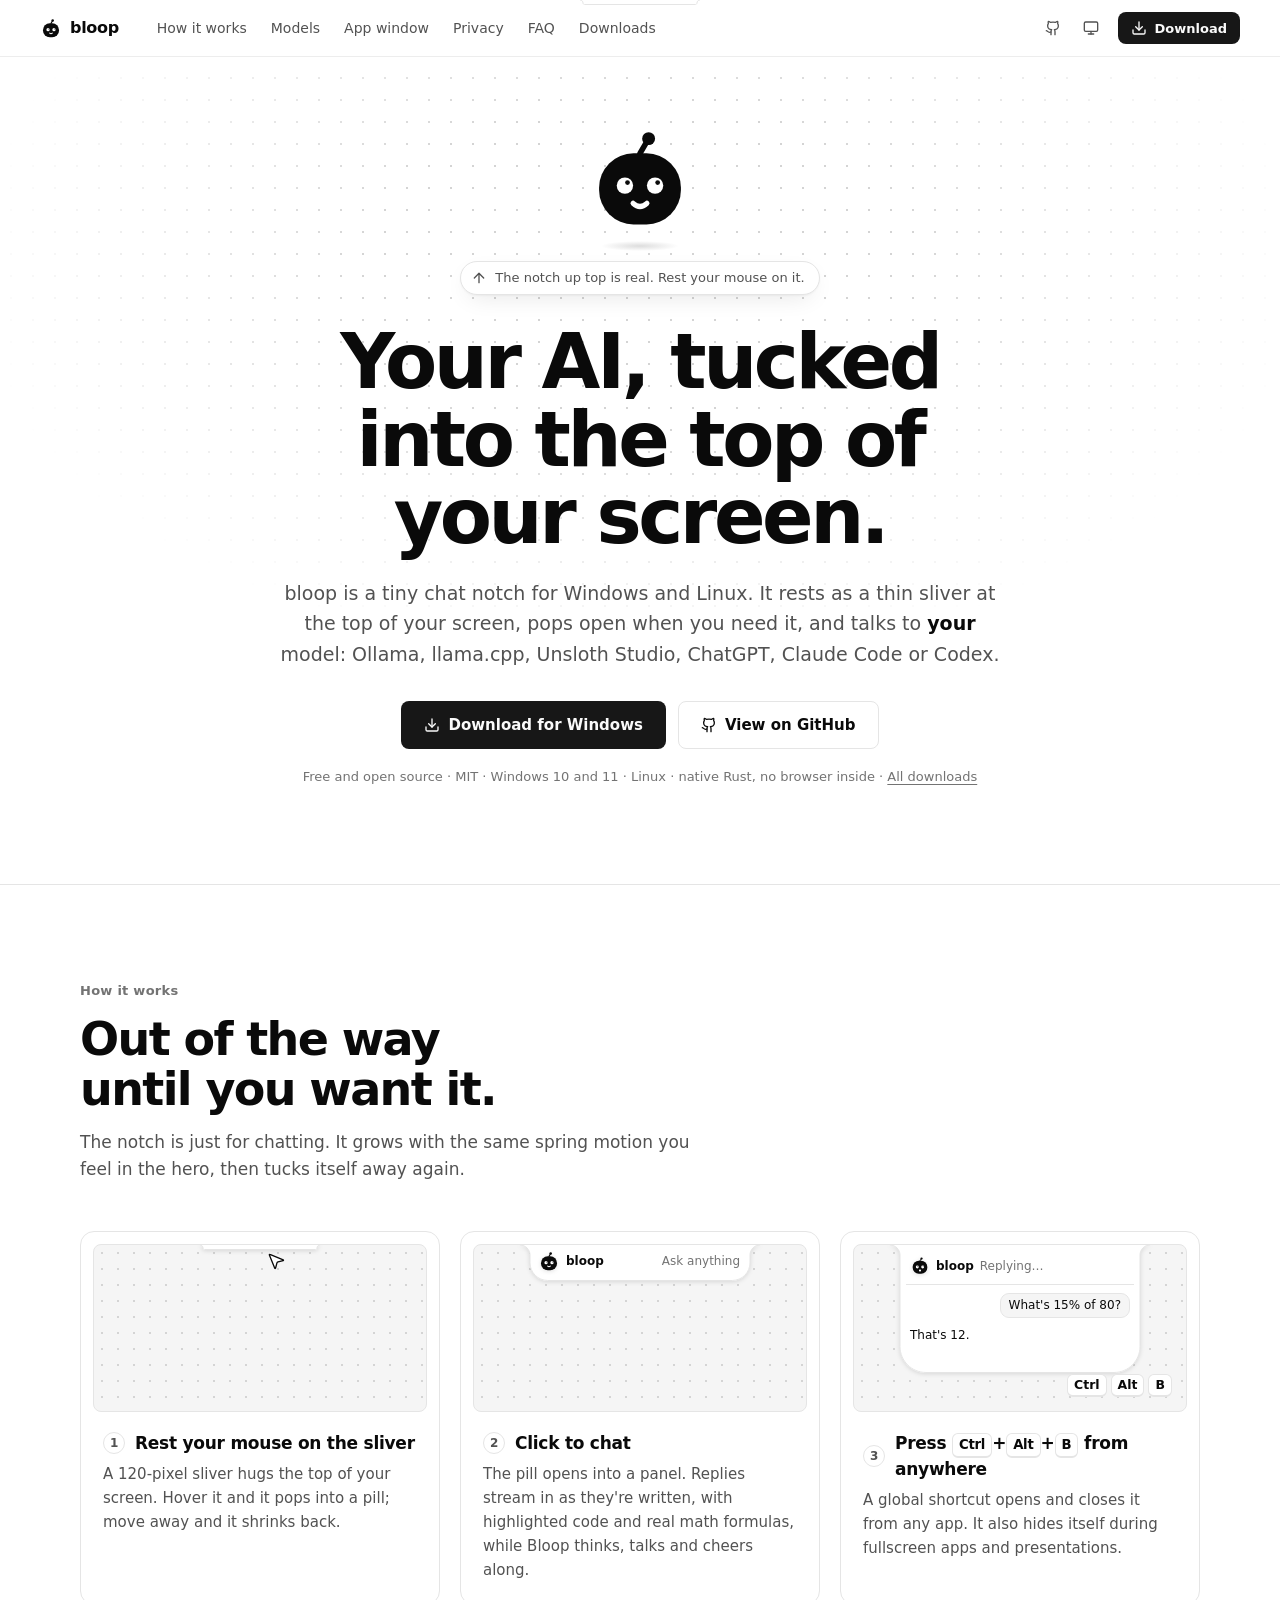
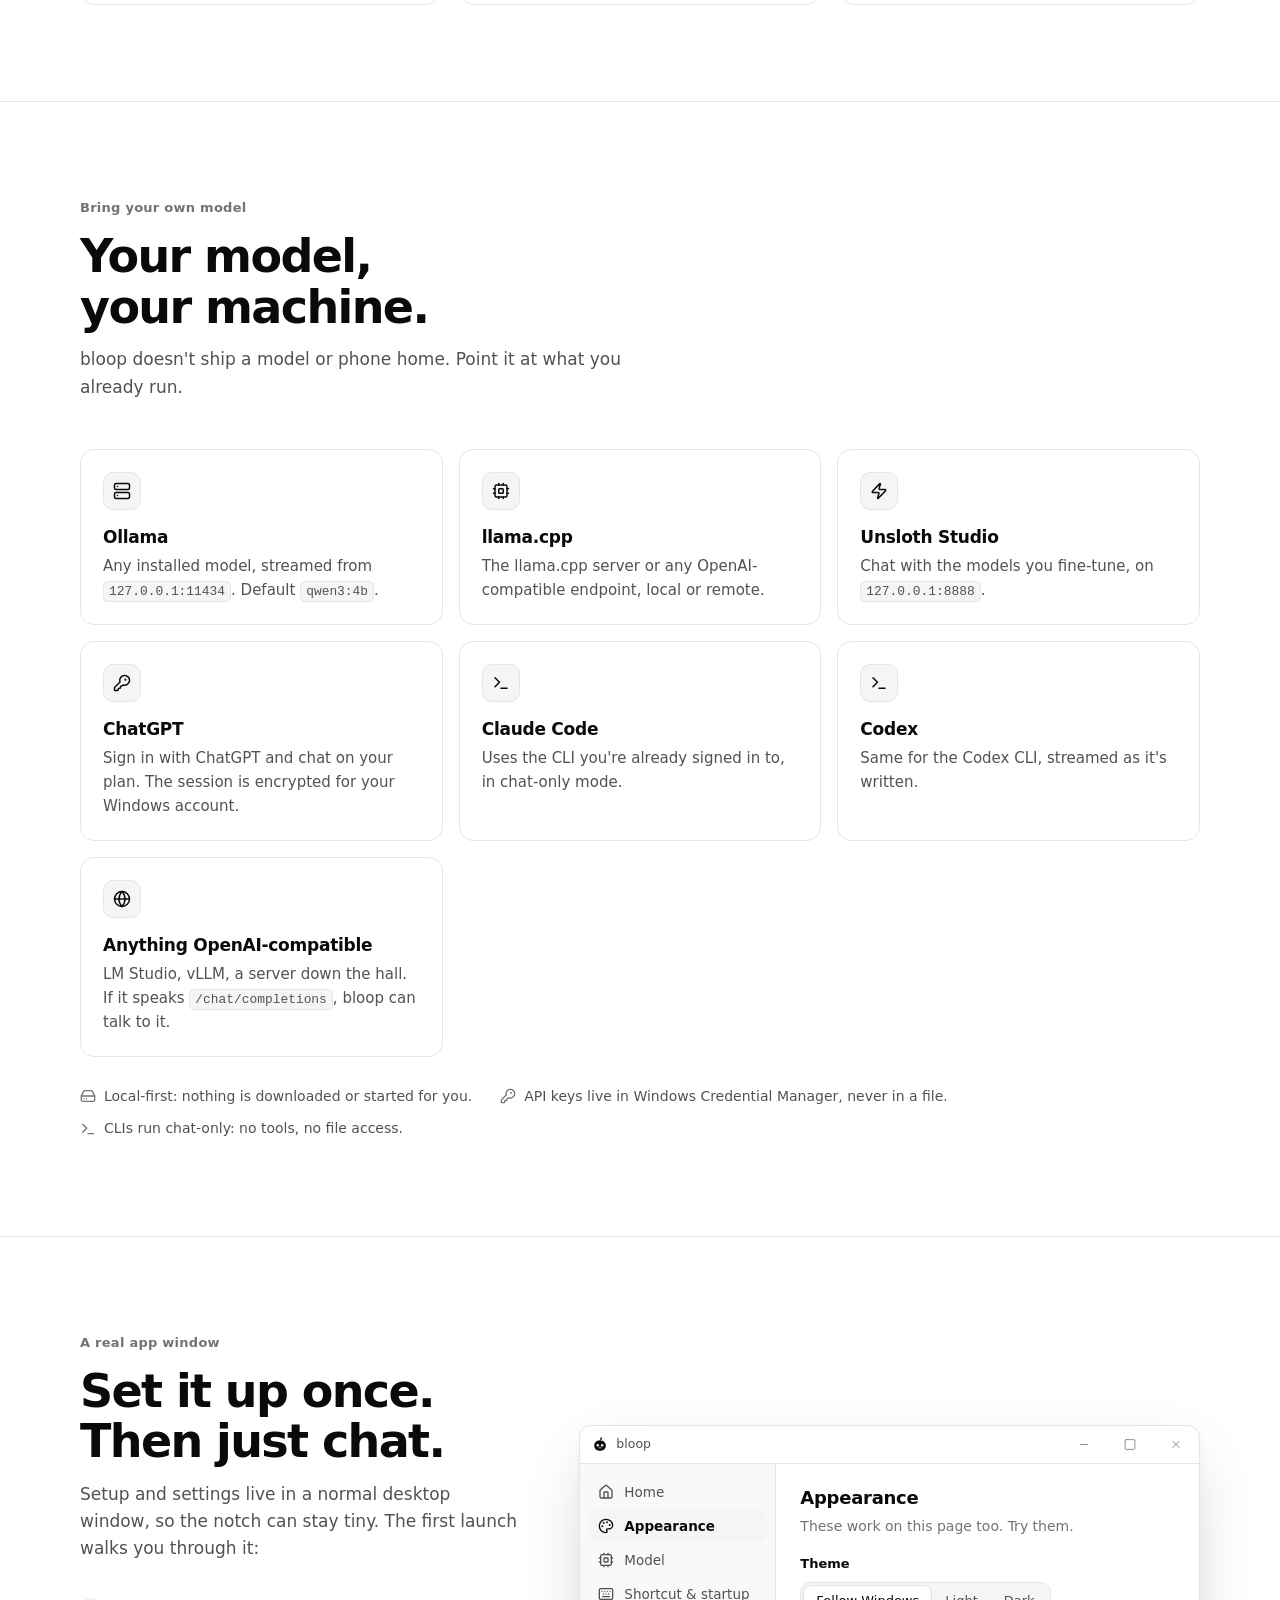
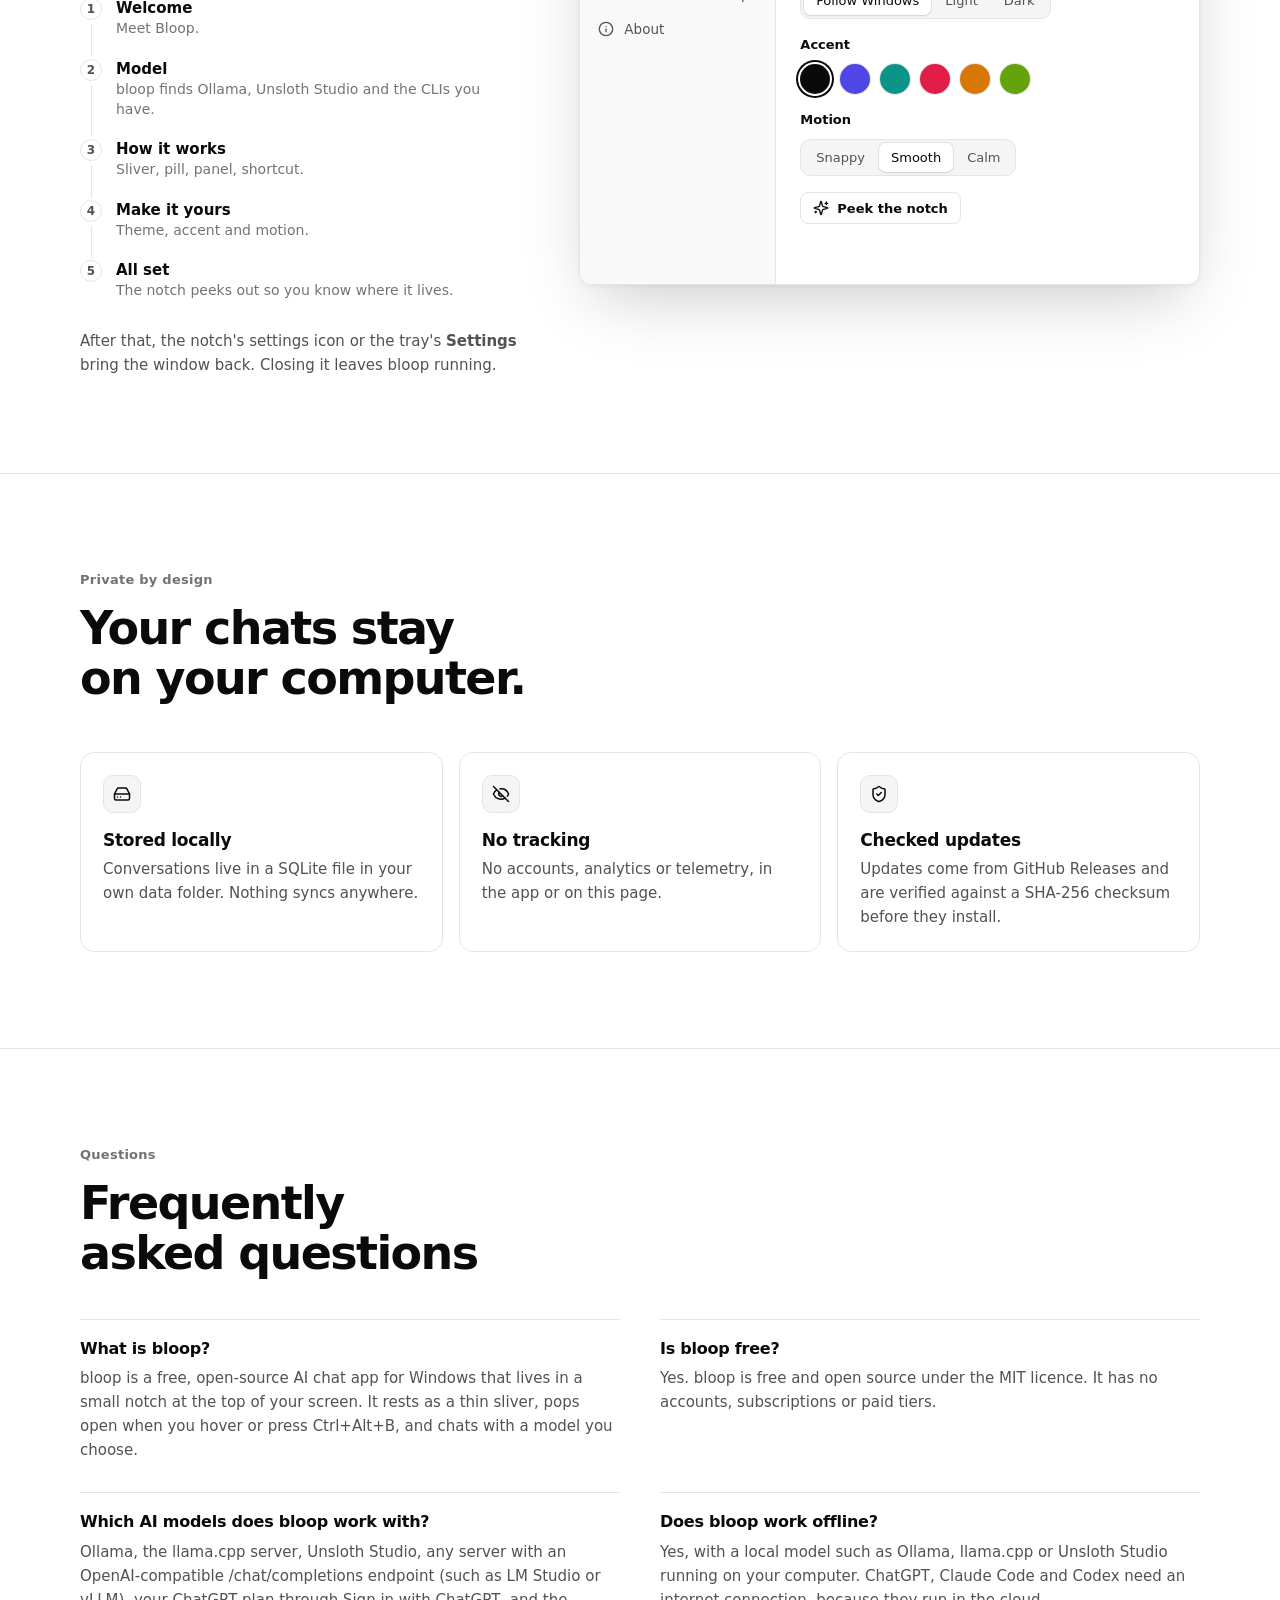
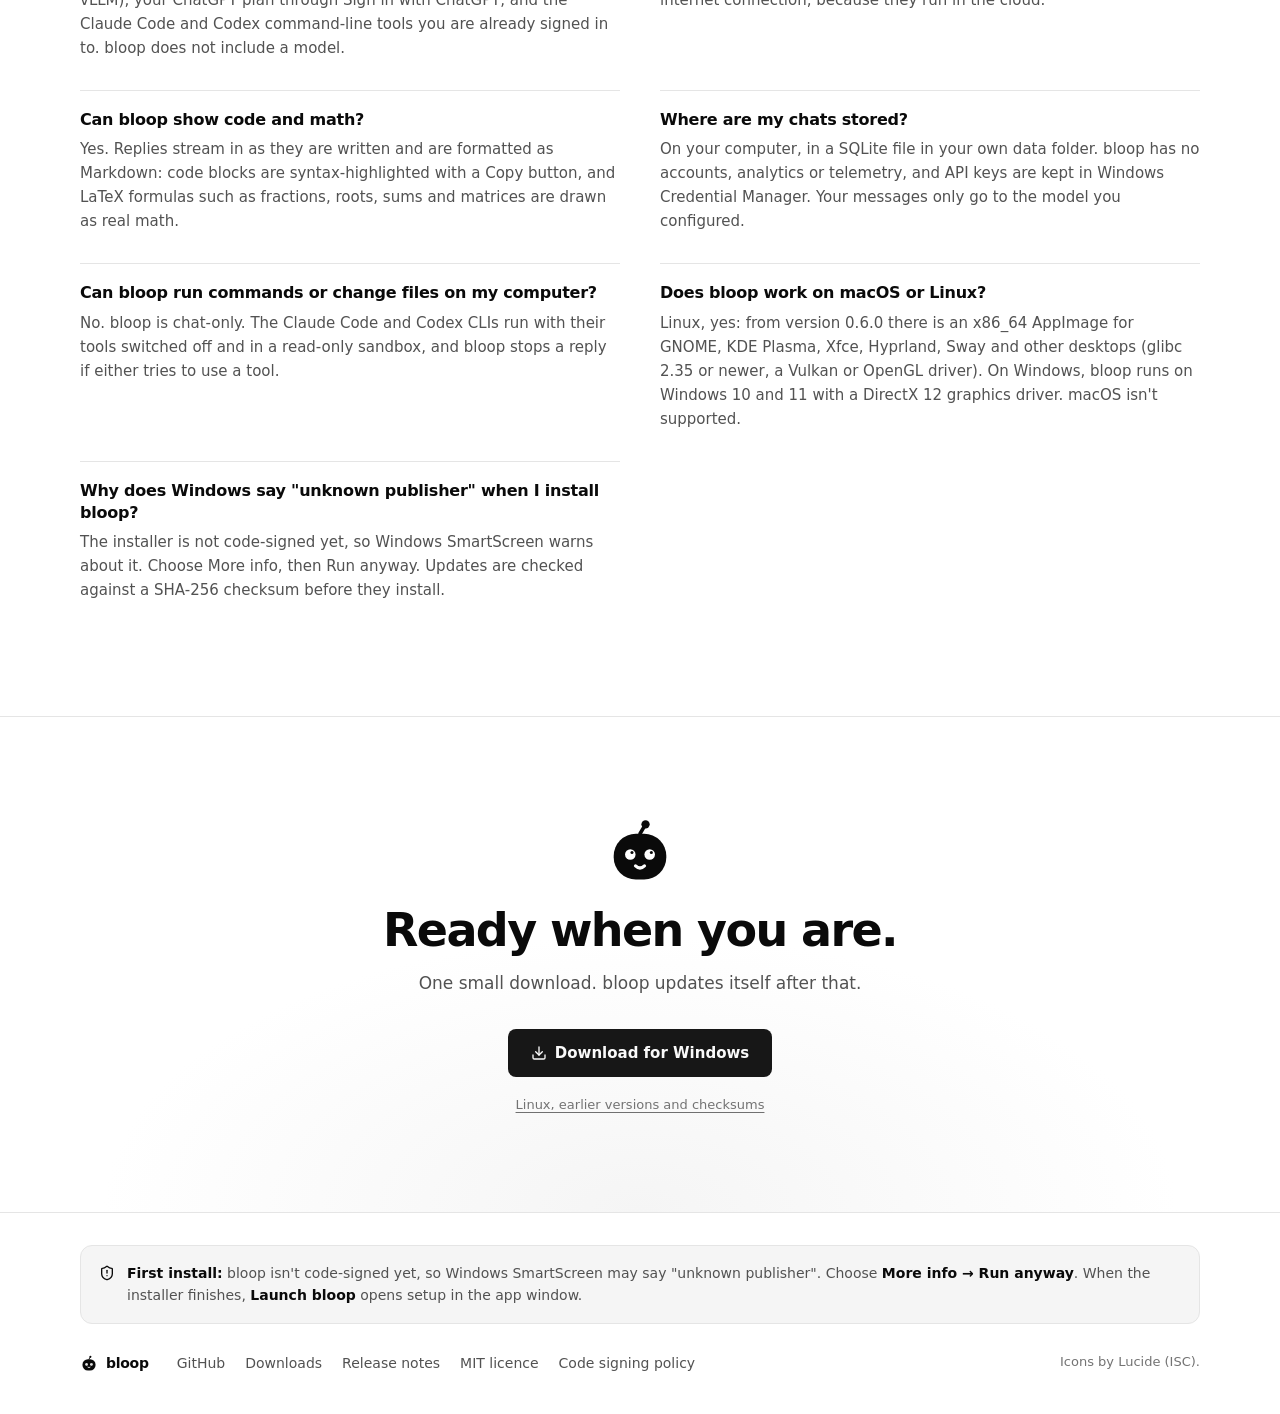
<file: site/index.html>
<!doctype html>
<html lang="en">
<head>
<meta charset="utf-8">
<meta name="viewport" content="width=device-width, initial-scale=1">
<title>bloop — a free, local AI chat notch for Windows</title>
<meta name="description" content="bloop is a free, open-source AI chat notch for Windows and Linux. Chat with Ollama, llama.cpp, ChatGPT, Claude Code or Codex from the top of your screen.">
<link rel="canonical" href="https://laurentmaxhuni.github.io/bloop/">
<meta name="robots" content="index, follow, max-image-preview:large, max-snippet:-1">
<link rel="alternate" type="text/markdown" href="llms.txt" title="bloop for AI assistants">
<meta name="color-scheme" content="light dark">
<meta name="theme-color" content="#ffffff" media="(prefers-color-scheme: light)">
<meta name="theme-color" content="#0a0a0a" media="(prefers-color-scheme: dark)">
<link rel="icon" href="favicon.svg" type="image/svg+xml">
<meta property="og:type" content="website">
<meta property="og:site_name" content="bloop">
<meta property="og:locale" content="en_US">
<meta property="og:title" content="bloop — a free, local AI chat notch for Windows">
<meta property="og:description" content="A tiny AI chat notch for Windows that talks to your own model: Ollama, llama.cpp, Unsloth Studio, ChatGPT, Claude Code or Codex.">
<meta property="og:url" content="https://laurentmaxhuni.github.io/bloop/">
<meta property="og:image" content="https://laurentmaxhuni.github.io/bloop/og.png">
<meta property="og:image:width" content="1200">
<meta property="og:image:height" content="630">
<meta property="og:image:alt" content="The bloop mascot in a black notch at the top of a screen, next to the words: your AI, tucked into the top of your screen.">
<meta name="twitter:card" content="summary_large_image">
<meta name="twitter:title" content="bloop — a free, local AI chat notch for Windows">
<meta name="twitter:description" content="A tiny AI chat notch for Windows that talks to your own model.">
<meta name="twitter:image" content="https://laurentmaxhuni.github.io/bloop/og.png">
<meta name="twitter:image:alt" content="The bloop mascot in a black notch at the top of a screen.">
<script type="application/ld+json">
{
  "@context": "https://schema.org",
  "@graph": [
    {
      "@type": "WebSite",
      "@id": "https://laurentmaxhuni.github.io/bloop/#website",
      "url": "https://laurentmaxhuni.github.io/bloop/",
      "name": "bloop",
      "inLanguage": "en"
    },
    {
      "@type": "SoftwareApplication",
      "@id": "https://laurentmaxhuni.github.io/bloop/#app",
      "name": "bloop",
      "description": "A free, open-source AI chat notch for Windows. It rests as a thin sliver at the top of the screen and opens into a chat with a model you choose: Ollama, llama.cpp, Unsloth Studio, any OpenAI-compatible server, a ChatGPT plan, the Claude Code CLI or the Codex CLI. Replies stream in with Markdown, syntax-highlighted code and math formulas. Chats are stored locally, with no accounts or telemetry.",
      "url": "https://laurentmaxhuni.github.io/bloop/",
      "applicationCategory": "UtilitiesApplication",
      "applicationSubCategory": "AI chat assistant",
      "operatingSystem": "Windows 10, Windows 11, Linux",
      "softwareVersion": "0.6.2",
      "downloadUrl": "https://laurentmaxhuni.github.io/bloop/downloads.html",
      "installUrl": "https://github.com/LaurentMaxhuni/bloop/releases/latest",
      "releaseNotes": "https://github.com/LaurentMaxhuni/bloop/releases",
      "softwareRequirements": "A DirectX 12 graphics driver; a model server (such as Ollama) or the Claude Code or Codex CLI",
      "image": "https://laurentmaxhuni.github.io/bloop/og.png",
      "license": "https://opensource.org/licenses/MIT",
      "isAccessibleForFree": true,
      "offers": { "@type": "Offer", "price": "0", "priceCurrency": "USD" },
      "featureList": [
        "Auto-hiding notch at the top of the screen with a global shortcut (Ctrl+Alt+B)",
        "Works with Ollama, llama.cpp, Unsloth Studio, OpenAI-compatible servers, ChatGPT (Sign in with ChatGPT), Claude Code and Codex",
        "Streaming replies with Markdown, syntax-highlighted code blocks and math formulas",
        "Saved chats with search, rename and Markdown export; model profiles; custom instructions; a choice of how much chat history is sent",
        "Ask about the clipboard with Ctrl+Alt+Shift+A",
        "An animated mascot you can dress up with hats, glasses, outfits and colours",
        "Conversations stored locally in SQLite; no accounts, analytics or telemetry",
        "Native Rust app with no embedded browser",
        "Self-updates from GitHub Releases, verified with SHA-256"
      ],
      "sameAs": ["https://github.com/LaurentMaxhuni/bloop"],
      "author": { "@type": "Organization", "name": "bloop contributors", "url": "https://github.com/LaurentMaxhuni/bloop" }
    },
    {
      "@type": "SoftwareSourceCode",
      "name": "bloop source code",
      "codeRepository": "https://github.com/LaurentMaxhuni/bloop",
      "programmingLanguage": "Rust",
      "license": "https://opensource.org/licenses/MIT",
      "targetProduct": { "@id": "https://laurentmaxhuni.github.io/bloop/#app" }
    }
  ]
}
</script>
<script>
  // Apply the remembered theme before first paint, so the page never flashes.
  try { const t = localStorage.getItem('bloop-theme'); if (t === 'light' || t === 'dark') document.documentElement.dataset.theme = t; } catch {}
  try { const a = localStorage.getItem('bloop-accent'); if (a) document.documentElement.dataset.accent = a; } catch {}
</script>
<script type="application/ld+json">
{
  "@context": "https://schema.org",
  "@type": "FAQPage",
  "mainEntity": [
    {
      "@type": "Question",
      "name": "What is bloop?",
      "acceptedAnswer": {
        "@type": "Answer",
        "text": "bloop is a free, open-source AI chat app for Windows that lives in a small notch at the top of your screen. It rests as a thin sliver, pops open when you hover or press Ctrl+Alt+B, and chats with a model you choose."
      }
    },
    {
      "@type": "Question",
      "name": "Is bloop free?",
      "acceptedAnswer": {
        "@type": "Answer",
        "text": "Yes. bloop is free and open source under the MIT licence. It has no accounts, subscriptions or paid tiers."
      }
    },
    {
      "@type": "Question",
      "name": "Which AI models does bloop work with?",
      "acceptedAnswer": {
        "@type": "Answer",
        "text": "Ollama, the llama.cpp server, Unsloth Studio, any server with an OpenAI-compatible /chat/completions endpoint (such as LM Studio or vLLM), your ChatGPT plan through Sign in with ChatGPT, and the Claude Code and Codex command-line tools you are already signed in to. bloop does not include a model."
      }
    },
    {
      "@type": "Question",
      "name": "Does bloop work offline?",
      "acceptedAnswer": {
        "@type": "Answer",
        "text": "Yes, with a local model such as Ollama, llama.cpp or Unsloth Studio running on your computer. ChatGPT, Claude Code and Codex need an internet connection, because they run in the cloud."
      }
    },
    {
      "@type": "Question",
      "name": "Can bloop show code and math?",
      "acceptedAnswer": {
        "@type": "Answer",
        "text": "Yes. Replies stream in as they are written and are formatted as Markdown: code blocks are syntax-highlighted with a Copy button, and LaTeX formulas such as fractions, roots, sums and matrices are drawn as real math."
      }
    },
    {
      "@type": "Question",
      "name": "Where are my chats stored?",
      "acceptedAnswer": {
        "@type": "Answer",
        "text": "On your computer, in a SQLite file in your own data folder. bloop has no accounts, analytics or telemetry, and API keys are kept in Windows Credential Manager. Your messages only go to the model you configured."
      }
    },
    {
      "@type": "Question",
      "name": "Can bloop run commands or change files on my computer?",
      "acceptedAnswer": {
        "@type": "Answer",
        "text": "No. bloop is chat-only. The Claude Code and Codex CLIs run with their tools switched off and in a read-only sandbox, and bloop stops a reply if either tries to use a tool."
      }
    },
    {
      "@type": "Question",
      "name": "Does bloop work on macOS or Linux?",
      "acceptedAnswer": {
        "@type": "Answer",
        "text": "Linux, yes: from version 0.6.0 there is an x86_64 AppImage for GNOME, KDE Plasma, Xfce, Hyprland, Sway and other desktops (glibc 2.35 or newer, a Vulkan or OpenGL driver). On Windows, bloop runs on Windows 10 and 11 with a DirectX 12 graphics driver. macOS isn't supported."
      }
    },
    {
      "@type": "Question",
      "name": "Why does Windows say \"unknown publisher\" when I install bloop?",
      "acceptedAnswer": {
        "@type": "Answer",
        "text": "The installer is not code-signed yet, so Windows SmartScreen warns about it. Choose More info, then Run anyway. Updates are checked against a SHA-256 checksum before they install."
      }
    }
  ]
}
</script>
<link rel="stylesheet" href="styles.css">
<script type="module" src="app.js"></script>
</head>
<body>
<!-- Lucide icons (ISC licence, lucide.dev), only the ones this page uses. -->
<svg width="0" height="0" style="position:absolute" aria-hidden="true">
  <defs>
    <symbol id="i-download" viewBox="0 0 24 24"><path d="M12 15V3"/><path d="M21 15v4a2 2 0 0 1-2 2H5a2 2 0 0 1-2-2v-4"/><path d="m7 10 5 5 5-5"/></symbol>
    <symbol id="i-github" viewBox="0 0 24 24"><path d="M15 22v-4a4.8 4.8 0 0 0-1-3.5c3 0 6-2 6-5.5.08-1.25-.27-2.48-1-3.5.28-1.15.28-2.35 0-3.5 0 0-1 0-3 1.5-2.64-.5-5.36-.5-8 0C6 2 5 2 5 2c-.3 1.15-.3 2.35 0 3.5A5.403 5.403 0 0 0 4 9c0 3.5 3 5.5 6 5.5-.39.49-.68 1.05-.85 1.65-.17.6-.22 1.23-.15 1.85v4"/><path d="M9 18c-4.51 2-5-2-7-2"/></symbol>
    <symbol id="i-sun" viewBox="0 0 24 24"><circle cx="12" cy="12" r="4"/><path d="M12 2v2"/><path d="M12 20v2"/><path d="m4.93 4.93 1.41 1.41"/><path d="m17.66 17.66 1.41 1.41"/><path d="M2 12h2"/><path d="M20 12h2"/><path d="m6.34 17.66-1.41 1.41"/><path d="m19.07 4.93-1.41 1.41"/></symbol>
    <symbol id="i-moon" viewBox="0 0 24 24"><path d="M12 3a6 6 0 0 0 9 9 9 9 0 1 1-9-9Z"/></symbol>
    <symbol id="i-monitor" viewBox="0 0 24 24"><rect width="20" height="14" x="2" y="3" rx="2"/><path d="M8 21h8"/><path d="M12 17v4"/></symbol>
    <symbol id="i-house" viewBox="0 0 24 24"><path d="M15 21v-8a1 1 0 0 0-1-1h-4a1 1 0 0 0-1 1v8"/><path d="M3 10a2 2 0 0 1 .709-1.528l7-5.999a2 2 0 0 1 2.582 0l7 5.999A2 2 0 0 1 21 10v9a2 2 0 0 1-2 2H5a2 2 0 0 1-2-2z"/></symbol>
    <symbol id="i-palette" viewBox="0 0 24 24"><circle cx="13.5" cy="6.5" r=".5" fill="currentColor"/><circle cx="17.5" cy="10.5" r=".5" fill="currentColor"/><circle cx="8.5" cy="7.5" r=".5" fill="currentColor"/><circle cx="6.5" cy="12.5" r=".5" fill="currentColor"/><path d="M12 2C6.5 2 2 6.5 2 12s4.5 10 10 10c.926 0 1.648-.746 1.648-1.688 0-.437-.18-.835-.437-1.125-.29-.289-.438-.652-.438-1.125a1.64 1.64 0 0 1 1.668-1.668h1.996c3.051 0 5.555-2.503 5.555-5.554C21.965 6.012 17.461 2 12 2z"/></symbol>
    <symbol id="i-cpu" viewBox="0 0 24 24"><rect width="16" height="16" x="4" y="4" rx="2"/><rect width="6" height="6" x="9" y="9" rx="1"/><path d="M15 2v2"/><path d="M15 20v2"/><path d="M2 15h2"/><path d="M2 9h2"/><path d="M20 15h2"/><path d="M20 9h2"/><path d="M9 2v2"/><path d="M9 20v2"/></symbol>
    <symbol id="i-keyboard" viewBox="0 0 24 24"><path d="M10 8h.01"/><path d="M12 12h.01"/><path d="M14 8h.01"/><path d="M16 12h.01"/><path d="M18 8h.01"/><path d="M6 8h.01"/><path d="M7 16h10"/><path d="M8 12h.01"/><rect width="20" height="16" x="2" y="4" rx="2"/></symbol>
    <symbol id="i-info" viewBox="0 0 24 24"><circle cx="12" cy="12" r="10"/><path d="M12 16v-4"/><path d="M12 8h.01"/></symbol>
    <symbol id="i-sliders" viewBox="0 0 24 24"><path d="M21 4h-7"/><path d="M10 4H3"/><path d="M21 12h-9"/><path d="M8 12H3"/><path d="M21 20h-5"/><path d="M12 20H3"/><path d="M14 2v4"/><path d="M8 10v4"/><path d="M16 18v4"/></symbol>
    <symbol id="i-server" viewBox="0 0 24 24"><rect width="20" height="8" x="2" y="2" rx="2"/><rect width="20" height="8" x="2" y="14" rx="2"/><path d="M6 6h.01"/><path d="M6 18h.01"/></symbol>
    <symbol id="i-terminal" viewBox="0 0 24 24"><path d="M12 19h8"/><path d="m4 17 6-6-6-6"/></symbol>
    <symbol id="i-globe" viewBox="0 0 24 24"><circle cx="12" cy="12" r="10"/><path d="M12 2a14.5 14.5 0 0 0 0 20 14.5 14.5 0 0 0 0-20"/><path d="M2 12h20"/></symbol>
    <symbol id="i-zap" viewBox="0 0 24 24"><path d="M4 14a1 1 0 0 1-.78-1.63l9.9-10.2a.5.5 0 0 1 .86.46l-1.92 6.02A1 1 0 0 0 13 10h7a1 1 0 0 1 .78 1.63l-9.9 10.2a.5.5 0 0 1-.86-.46l1.92-6.02A1 1 0 0 0 11 14z"/></symbol>
    <symbol id="i-sparkles" viewBox="0 0 24 24"><path d="M9.937 15.5A2 2 0 0 0 8.5 14.063l-6.135-1.582a.5.5 0 0 1 0-.962L8.5 9.936A2 2 0 0 0 9.937 8.5l1.582-6.135a.5.5 0 0 1 .963 0L14.063 8.5A2 2 0 0 0 15.5 9.937l6.135 1.581a.5.5 0 0 1 0 .964L15.5 14.063a2 2 0 0 0-1.437 1.437l-1.582 6.135a.5.5 0 0 1-.963 0z"/><path d="M20 3v4"/><path d="M22 5h-4"/><path d="M4 17v2"/><path d="M5 18H3"/></symbol>
    <symbol id="i-hard-drive" viewBox="0 0 24 24"><path d="M22 12H2"/><path d="M5.45 5.11 2 12v6a2 2 0 0 0 2 2h16a2 2 0 0 0 2-2v-6l-3.45-6.89A2 2 0 0 0 16.76 4H7.24a2 2 0 0 0-1.79 1.11z"/><path d="M6 16h.01"/><path d="M10 16h.01"/></symbol>
    <symbol id="i-eye-off" viewBox="0 0 24 24"><path d="M10.733 5.076a10.744 10.744 0 0 1 11.205 6.575 1 1 0 0 1 0 .696 10.747 10.747 0 0 1-1.444 2.49"/><path d="M14.084 14.158a3 3 0 0 1-4.242-4.242"/><path d="M17.479 17.499a10.75 10.75 0 0 1-15.417-5.151 1 1 0 0 1 0-.696 10.75 10.75 0 0 1 4.446-5.143"/><path d="m2 2 20 20"/></symbol>
    <symbol id="i-shield-check" viewBox="0 0 24 24"><path d="M20 13c0 5-3.5 7.5-7.66 8.95a1 1 0 0 1-.67-.01C7.5 20.5 4 18 4 13V6a1 1 0 0 1 1-1c2 0 4.5-1.2 6.24-2.72a1.17 1.17 0 0 1 1.52 0C14.51 3.81 17 5 19 5a1 1 0 0 1 1 1z"/><path d="m9 12 2 2 4-4"/></symbol>
    <symbol id="i-key" viewBox="0 0 24 24"><path d="M2.586 17.414A2 2 0 0 0 2 18.828V21a1 1 0 0 0 1 1h3a1 1 0 0 0 1-1v-1a1 1 0 0 1 1-1h1a1 1 0 0 0 1-1v-1a1 1 0 0 1 1-1h.172a2 2 0 0 0 1.414-.586l.814-.814a6.5 6.5 0 1 0-4-4z"/><circle cx="16.5" cy="7.5" r=".5" fill="currentColor"/></symbol>
    <symbol id="i-pointer" viewBox="0 0 24 24"><path d="M4.037 4.688a.495.495 0 0 1 .651-.651l16 6.5a.5.5 0 0 1-.063.947l-6.124 1.58a2 2 0 0 0-1.438 1.435l-1.579 6.126a.5.5 0 0 1-.947.063z"/></symbol>
    <symbol id="i-message" viewBox="0 0 24 24"><path d="M7.9 20A9 9 0 1 0 4 16.1L2 22Z"/></symbol>
    <symbol id="i-arrow-up" viewBox="0 0 24 24"><path d="m5 12 7-7 7 7"/><path d="M12 19V5"/></symbol>
    <symbol id="i-arrow-right" viewBox="0 0 24 24"><path d="M5 12h14"/><path d="m12 5 7 7-7 7"/></symbol>
    <symbol id="i-x" viewBox="0 0 24 24"><path d="M18 6 6 18"/><path d="m6 6 12 12"/></symbol>
    <symbol id="i-minus" viewBox="0 0 24 24"><path d="M5 12h14"/></symbol>
    <symbol id="i-square" viewBox="0 0 24 24"><rect width="18" height="18" x="3" y="3" rx="2"/></symbol>
    <symbol id="i-rotate" viewBox="0 0 24 24"><path d="M3 12a9 9 0 1 0 9-9 9.75 9.75 0 0 0-6.74 2.74L3 8"/><path d="M3 3v5h5"/></symbol>
    <symbol id="i-refresh" viewBox="0 0 24 24"><path d="M3 12a9 9 0 0 1 9-9 9.75 9.75 0 0 1 6.74 2.74L21 8"/><path d="M21 3v5h-5"/><path d="M21 12a9 9 0 0 1-9 9 9.75 9.75 0 0 1-6.74-2.74L3 16"/><path d="M8 16H3v5"/></symbol>
    <symbol id="i-check" viewBox="0 0 24 24"><path d="M20 6 9 17l-5-5"/></symbol>
    <symbol id="i-app-window" viewBox="0 0 24 24"><rect x="2" y="4" width="20" height="16" rx="2"/><path d="M10 4v4"/><path d="M2 8h20"/><path d="M6 4v4"/></symbol>
    <symbol id="i-shield-alert" viewBox="0 0 24 24"><path d="M20 13c0 5-3.5 7.5-7.66 8.95a1 1 0 0 1-.67-.01C7.5 20.5 4 18 4 13V6a1 1 0 0 1 1-1c2 0 4.5-1.2 6.24-2.72a1.17 1.17 0 0 1 1.52 0C14.51 3.81 17 5 19 5a1 1 0 0 1 1 1z"/><path d="M12 8v4"/><path d="M12 16h.01"/></symbol>
  </defs>
</svg>

<a class="skip" href="#main">Skip to content</a>

<!-- The live notch: fixed at the top centre, like the app. -->
<div class="notch" id="notch" data-state="sliver">
  <svg class="notch-shape" aria-hidden="true" focusable="false"><path class="notch-fill"/><path class="notch-line"/></svg>
  <div class="notch-content" id="notch-content">
    <div class="notch-pill" aria-hidden="true">
      <span class="mascot" data-mascot="pill" style="--size:26px"></span>
      <span class="pill-name">bloop</span>
      <span class="pill-status" data-status>Ask anything</span>
    </div>
    <div class="notch-panel" id="notch-panel" role="dialog" aria-label="bloop chat demo" hidden>
      <header class="panel-head">
        <span class="mascot" data-mascot="panel" style="--size:30px"></span>
        <div class="panel-title">
          <strong>bloop</strong>
          <span data-status>Ask anything</span>
        </div>
        <span class="panel-model">qwen3:4b · Ollama</span>
        <button class="icon-btn" type="button" id="panel-replay" aria-label="Replay the demo chat" title="Replay"><svg class="i"><use href="#i-rotate"/></svg></button>
        <button class="icon-btn" type="button" id="panel-close" aria-label="Close the chat" title="Close (Esc)"><svg class="i"><use href="#i-x"/></svg></button>
      </header>
      <div class="panel-sep"></div>
      <div class="chat" id="chat" aria-live="polite"></div>
      <div class="composer" aria-hidden="true">
        <span class="composer-text" id="composer-text"></span><span class="caret"></span>
        <span class="composer-ph" id="composer-ph">Message bloop…</span>
        <span class="composer-send"><svg class="i"><use href="#i-arrow-up"/></svg></span>
      </div>
      <p class="panel-foot">A scripted demo — the real one talks to your own model.</p>
    </div>
  </div>
  <button class="notch-hit" id="notch-hit" type="button" aria-expanded="false" aria-controls="notch-panel" aria-label="bloop — open the chat demo"></button>
</div>

<header class="bar">
  <div class="bar-inner">
    <a class="brand" href="#top" aria-label="bloop home">
      <span class="mascot" data-mascot="brand" style="--size:22px"></span>
      <span>bloop</span>
    </a>
    <nav class="bar-nav" aria-label="Sections">
      <a href="#how">How it works</a>
      <a href="#models">Models</a>
      <a href="#window">App window</a>
      <a href="#private">Privacy</a>
      <a href="#faq">FAQ</a>
      <a href="downloads.html">Downloads</a>
    </nav>
    <div class="bar-actions">
      <a class="icon-btn" href="https://github.com/LaurentMaxhuni/bloop" aria-label="bloop on GitHub" title="GitHub"><svg class="i"><use href="#i-github"/></svg></a>
      <button class="icon-btn" type="button" id="theme-toggle" aria-label="Theme: follow system" title="Theme: follow system"><svg class="i"><use href="#i-monitor"/></svg></button>
      <a class="btn btn-primary btn-sm bar-download" data-download href="https://github.com/LaurentMaxhuni/bloop/releases/latest"><svg class="i"><use href="#i-download"/></svg>Download</a>
    </div>
  </div>
</header>

<main id="main">
  <section class="hero" id="top">
    <div class="hero-wall" aria-hidden="true"></div>
    <div class="wrap hero-inner">
      <div class="hero-mascot">
        <span class="mascot" data-mascot="hero" style="--size:112px"></span>
      </div>
      <p class="hint" id="hint"><svg class="i"><use href="#i-arrow-up"/></svg><span data-hint-text>The notch up top is real. Rest your mouse on it.</span></p>
      <h1>Your AI, tucked into the top of your screen.</h1>
      <p class="lede">bloop is a tiny chat notch for Windows and Linux. It rests as a thin sliver at the top of your screen, pops open when you need it, and talks to <em>your</em> model: Ollama, llama.cpp, Unsloth Studio, ChatGPT, Claude Code or Codex.</p>
      <div class="cta">
        <a class="btn btn-primary btn-lg" data-download href="https://github.com/LaurentMaxhuni/bloop/releases/latest">
          <svg class="i"><use href="#i-download"/></svg>
          <span data-download-label>Download for Windows</span>
          <span class="btn-meta" data-download-meta hidden></span>
        </a>
        <a class="btn btn-outline btn-lg" href="https://github.com/LaurentMaxhuni/bloop"><svg class="i"><use href="#i-github"/></svg>View on GitHub</a>
      </div>
      <p class="fine">Free and open source · MIT · Windows 10 and 11 · Linux · native Rust, no browser inside · <a href="downloads.html">All downloads</a></p>
    </div>
  </section>

  <section class="section" id="how" aria-labelledby="how-title">
    <div class="wrap">
      <p class="eyebrow">How it works</p>
      <h2 id="how-title">Out of the way until you want it.</h2>
      <p class="sub">The notch is just for chatting. It grows with the same spring motion you feel in the hero, then tucks itself away again.</p>
      <ol class="steps">
        <li class="step">
          <div class="screen" aria-hidden="true">
            <span class="mini-notch" data-mini="sliver"></span>
            <svg class="i cursor-i"><use href="#i-pointer"/></svg>
          </div>
          <h3><span class="num">1</span>Rest your mouse on the sliver</h3>
          <p>A 120-pixel sliver hugs the top of your screen. Hover it and it pops into a pill; move away and it shrinks back.</p>
        </li>
        <li class="step">
          <div class="screen" aria-hidden="true">
            <span class="mini-notch" data-mini="pill"></span>
          </div>
          <h3><span class="num">2</span>Click to chat</h3>
          <p>The pill opens into a panel. Replies stream in as they're written, with highlighted code and real math formulas, while Bloop thinks, talks and cheers along.</p>
        </li>
        <li class="step">
          <div class="screen" aria-hidden="true">
            <span class="mini-notch" data-mini="panel"></span>
            <span class="keys"><kbd>Ctrl</kbd><kbd>Alt</kbd><kbd>B</kbd></span>
          </div>
          <h3><span class="num">3</span><span>Press <kbd>Ctrl</kbd>+<kbd>Alt</kbd>+<kbd>B</kbd> from anywhere</span></h3>
          <p>A global shortcut opens and closes it from any app. It also hides itself during fullscreen apps and presentations.</p>
        </li>
      </ol>
    </div>
  </section>

  <section class="section" id="models" aria-labelledby="models-title">
    <div class="wrap">
      <p class="eyebrow">Bring your own model</p>
      <h2 id="models-title">Your model, your machine.</h2>
      <p class="sub">bloop doesn't ship a model or phone home. Point it at what you already run.</p>
      <ul class="models">
        <li class="model">
          <span class="model-icon"><svg class="i"><use href="#i-server"/></svg></span>
          <h3>Ollama</h3>
          <p>Any installed model, streamed from <code>127.0.0.1:11434</code>. Default <code>qwen3:4b</code>.</p>
        </li>
        <li class="model">
          <span class="model-icon"><svg class="i"><use href="#i-cpu"/></svg></span>
          <h3>llama.cpp</h3>
          <p>The llama.cpp server or any OpenAI-compatible endpoint, local or remote.</p>
        </li>
        <li class="model">
          <span class="model-icon"><svg class="i"><use href="#i-zap"/></svg></span>
          <h3>Unsloth Studio</h3>
          <p>Chat with the models you fine-tune, on <code>127.0.0.1:8888</code>.</p>
        </li>
        <li class="model">
          <span class="model-icon"><svg class="i"><use href="#i-key"/></svg></span>
          <h3>ChatGPT</h3>
          <p>Sign in with ChatGPT and chat on your plan. The session is encrypted for your Windows account.</p>
        </li>
        <li class="model">
          <span class="model-icon"><svg class="i"><use href="#i-terminal"/></svg></span>
          <h3>Claude Code</h3>
          <p>Uses the CLI you're already signed in to, in chat-only mode.</p>
        </li>
        <li class="model">
          <span class="model-icon"><svg class="i"><use href="#i-terminal"/></svg></span>
          <h3>Codex</h3>
          <p>Same for the Codex CLI, streamed as it's written.</p>
        </li>
        <li class="model model-more">
          <span class="model-icon"><svg class="i"><use href="#i-globe"/></svg></span>
          <h3>Anything OpenAI-compatible</h3>
          <p>LM Studio, vLLM, a server down the hall. If it speaks <code>/chat/completions</code>, bloop can talk to it.</p>
        </li>
      </ul>
      <ul class="notes">
        <li><svg class="i"><use href="#i-hard-drive"/></svg>Local-first: nothing is downloaded or started for you.</li>
        <li><svg class="i"><use href="#i-key"/></svg>API keys live in Windows Credential Manager, never in a file.</li>
        <li><svg class="i"><use href="#i-terminal"/></svg>CLIs run chat-only: no tools, no file access.</li>
      </ul>
    </div>
  </section>

  <section class="section" id="window" aria-labelledby="window-title">
    <div class="wrap window-grid">
      <div class="window-copy">
        <p class="eyebrow">A real app window</p>
        <h2 id="window-title">Set it up once. Then just chat.</h2>
        <p class="sub">Setup and settings live in a normal desktop window, so the notch can stay tiny. The first launch walks you through it:</p>
        <ol class="onboard">
          <li><span class="num">1</span><div><strong>Welcome</strong><span>Meet Bloop.</span></div></li>
          <li><span class="num">2</span><div><strong>Model</strong><span>bloop finds Ollama, Unsloth Studio and the CLIs you have.</span></div></li>
          <li><span class="num">3</span><div><strong>How it works</strong><span>Sliver, pill, panel, shortcut.</span></div></li>
          <li><span class="num">4</span><div><strong>Make it yours</strong><span>Theme, accent and motion.</span></div></li>
          <li><span class="num">5</span><div><strong>All set</strong><span>The notch peeks out so you know where it lives.</span></div></li>
        </ol>
        <p class="sub small">After that, the notch's settings icon or the tray's <strong>Settings</strong> bring the window back. Closing it leaves bloop running.</p>
      </div>

      <div class="appwin" id="appwin">
        <div class="appwin-bar" aria-hidden="true">
          <span class="mascot" data-mascot="window" style="--size:16px"></span>
          <span class="appwin-title">bloop</span>
          <span class="appwin-ctl"><svg class="i"><use href="#i-minus"/></svg><svg class="i"><use href="#i-square"/></svg><svg class="i"><use href="#i-x"/></svg></span>
        </div>
        <div class="appwin-body">
          <div class="appwin-nav" role="tablist" aria-label="Dashboard pages (demo)" aria-orientation="vertical">
            <button role="tab" id="tab-home" aria-controls="page-home" aria-selected="false" tabindex="-1"><svg class="i"><use href="#i-house"/></svg><span>Home</span></button>
            <button role="tab" id="tab-appearance" aria-controls="page-appearance" aria-selected="true"><svg class="i"><use href="#i-palette"/></svg><span>Appearance</span></button>
            <button role="tab" id="tab-model" aria-controls="page-model" aria-selected="false" tabindex="-1"><svg class="i"><use href="#i-cpu"/></svg><span>Model</span></button>
            <button role="tab" id="tab-shortcut" aria-controls="page-shortcut" aria-selected="false" tabindex="-1"><svg class="i"><use href="#i-keyboard"/></svg><span>Shortcut &amp; startup</span></button>
            <button role="tab" id="tab-about" aria-controls="page-about" aria-selected="false" tabindex="-1"><svg class="i"><use href="#i-info"/></svg><span>About</span></button>
          </div>

          <div class="appwin-page" role="tabpanel" id="page-home" aria-labelledby="tab-home" hidden>
            <div class="home-hello">
              <span class="mascot" data-mascot="home" style="--size:44px"></span>
              <div><h3>bloop is running</h3><p class="muted">Rest your mouse on the notch, or press Ctrl+Alt+B.</p></div>
            </div>
            <dl class="kv">
              <div><dt>Model</dt><dd>qwen3:4b · Ollama</dd></div>
              <div><dt>Shortcut</dt><dd><kbd>Ctrl</kbd>+<kbd>Alt</kbd>+<kbd>B</kbd></dd></div>
              <div><dt>Updates</dt><dd><span class="dot"></span>Up to date</dd></div>
            </dl>
          </div>

          <div class="appwin-page" role="tabpanel" id="page-appearance" aria-labelledby="tab-appearance">
            <h3>Appearance</h3>
            <p class="muted">These work on this page too. Try them.</p>
            <div class="field">
              <span class="label" id="lbl-theme">Theme</span>
              <div class="seg" role="radiogroup" aria-labelledby="lbl-theme" data-seg="theme">
                <button type="button" role="radio" data-value="system" aria-checked="true">Follow Windows</button>
                <button type="button" role="radio" data-value="light" aria-checked="false">Light</button>
                <button type="button" role="radio" data-value="dark" aria-checked="false">Dark</button>
              </div>
            </div>
            <div class="field">
              <span class="label" id="lbl-accent">Accent</span>
              <div class="swatches" role="radiogroup" aria-labelledby="lbl-accent" data-seg="accent">
                <button type="button" role="radio" data-value="neutral" aria-checked="true" aria-label="Neutral" style="--sw:var(--fg)"></button>
                <button type="button" role="radio" data-value="indigo" aria-checked="false" aria-label="Indigo" style="--sw:#4f46e5"></button>
                <button type="button" role="radio" data-value="teal" aria-checked="false" aria-label="Teal" style="--sw:#0d9488"></button>
                <button type="button" role="radio" data-value="rose" aria-checked="false" aria-label="Rose" style="--sw:#e11d48"></button>
                <button type="button" role="radio" data-value="amber" aria-checked="false" aria-label="Amber" style="--sw:#d97706"></button>
                <button type="button" role="radio" data-value="lime" aria-checked="false" aria-label="Lime" style="--sw:#65a30d"></button>
              </div>
            </div>
            <div class="field">
              <span class="label" id="lbl-feel">Motion</span>
              <div class="seg" role="radiogroup" aria-labelledby="lbl-feel" data-seg="feel">
                <button type="button" role="radio" data-value="snappy" aria-checked="false">Snappy</button>
                <button type="button" role="radio" data-value="smooth" aria-checked="true">Smooth</button>
                <button type="button" role="radio" data-value="calm" aria-checked="false">Calm</button>
              </div>
            </div>
            <button class="btn btn-outline btn-sm" type="button" id="peek-test"><svg class="i"><use href="#i-sparkles"/></svg>Peek the notch</button>
          </div>

          <div class="appwin-page" role="tabpanel" id="page-model" aria-labelledby="tab-model" hidden>
            <h3>Model</h3>
            <p class="muted">Choose the model bloop talks to.</p>
            <div class="field"><span class="label">Provider</span><span class="input select">Ollama</span></div>
            <div class="field"><span class="label">Base URL</span><span class="input mono">http://127.0.0.1:11434</span></div>
            <div class="field"><span class="label">Model</span><span class="input mono">qwen3:4b</span></div>
            <span class="btn btn-primary btn-sm fake">Save changes</span>
          </div>

          <div class="appwin-page" role="tabpanel" id="page-shortcut" aria-labelledby="tab-shortcut" hidden>
            <h3>Shortcut &amp; startup</h3>
            <div class="field"><span class="label">Global shortcut</span><span class="input mono">Ctrl+Alt+B</span><span class="help">Opens and closes the notch from anywhere.</span></div>
            <div class="toggle-row"><span>Start with Windows</span><span class="switch on" aria-hidden="true"></span></div>
            <div class="toggle-row"><span>Hover delay</span><span class="muted">150 ms</span></div>
            <div class="toggle-row"><span>Show Bloop in the notch</span><span class="switch on" aria-hidden="true"></span></div>
          </div>

          <div class="appwin-page" role="tabpanel" id="page-about" aria-labelledby="tab-about" hidden>
            <h3>About</h3>
            <dl class="kv">
              <div><dt>Version</dt><dd data-version>0.6.2</dd></div>
              <div><dt>Updates</dt><dd><span class="dot"></span>Up to date</dd></div>
            </dl>
            <div class="toggle-row"><span>Check for updates automatically</span><span class="switch on" aria-hidden="true"></span></div>
            <div class="row-btns"><span class="btn btn-outline btn-sm fake"><svg class="i"><use href="#i-refresh"/></svg>Check now</span><span class="btn btn-outline btn-sm fake">Run setup again</span></div>
          </div>
        </div>
      </div>
    </div>
  </section>

  <section class="section" id="private" aria-labelledby="private-title">
    <div class="wrap">
      <p class="eyebrow">Private by design</p>
      <h2 id="private-title">Your chats stay on your computer.</h2>
      <ul class="pillars">
        <li><span class="model-icon"><svg class="i"><use href="#i-hard-drive"/></svg></span><h3>Stored locally</h3><p>Conversations live in a SQLite file in your own data folder. Nothing syncs anywhere.</p></li>
        <li><span class="model-icon"><svg class="i"><use href="#i-eye-off"/></svg></span><h3>No tracking</h3><p>No accounts, analytics or telemetry, in the app or on this page.</p></li>
        <li><span class="model-icon"><svg class="i"><use href="#i-shield-check"/></svg></span><h3>Checked updates</h3><p>Updates come from GitHub Releases and are verified against a SHA-256 checksum before they install.</p></li>
      </ul>
    </div>
  </section>

  <section class="section" id="faq" aria-labelledby="faq-title">
    <div class="wrap">
      <p class="eyebrow">Questions</p>
      <h2 id="faq-title">Frequently asked questions</h2>
      <div class="faq">
        <div class="qa">
          <h3>What is bloop?</h3>
          <p>bloop is a free, open-source AI chat app for Windows that lives in a small notch at the top of your screen. It rests as a thin sliver, pops open when you hover or press Ctrl+Alt+B, and chats with a model you choose.</p>
        </div>
        <div class="qa">
          <h3>Is bloop free?</h3>
          <p>Yes. bloop is free and open source under the MIT licence. It has no accounts, subscriptions or paid tiers.</p>
        </div>
        <div class="qa">
          <h3>Which AI models does bloop work with?</h3>
          <p>Ollama, the llama.cpp server, Unsloth Studio, any server with an OpenAI-compatible /chat/completions endpoint (such as LM Studio or vLLM), your ChatGPT plan through Sign in with ChatGPT, and the Claude Code and Codex command-line tools you are already signed in to. bloop does not include a model.</p>
        </div>
        <div class="qa">
          <h3>Does bloop work offline?</h3>
          <p>Yes, with a local model such as Ollama, llama.cpp or Unsloth Studio running on your computer. ChatGPT, Claude Code and Codex need an internet connection, because they run in the cloud.</p>
        </div>
        <div class="qa">
          <h3>Can bloop show code and math?</h3>
          <p>Yes. Replies stream in as they are written and are formatted as Markdown: code blocks are syntax-highlighted with a Copy button, and LaTeX formulas such as fractions, roots, sums and matrices are drawn as real math.</p>
        </div>
        <div class="qa">
          <h3>Where are my chats stored?</h3>
          <p>On your computer, in a SQLite file in your own data folder. bloop has no accounts, analytics or telemetry, and API keys are kept in Windows Credential Manager. Your messages only go to the model you configured.</p>
        </div>
        <div class="qa">
          <h3>Can bloop run commands or change files on my computer?</h3>
          <p>No. bloop is chat-only. The Claude Code and Codex CLIs run with their tools switched off and in a read-only sandbox, and bloop stops a reply if either tries to use a tool.</p>
        </div>
        <div class="qa">
          <h3>Does bloop work on macOS or Linux?</h3>
          <p>Linux, yes: from version 0.6.0 there is an x86_64 AppImage for GNOME, KDE Plasma, Xfce, Hyprland, Sway and other desktops (glibc 2.35 or newer, a Vulkan or OpenGL driver). On Windows, bloop runs on Windows 10 and 11 with a DirectX 12 graphics driver. macOS isn't supported.</p>
        </div>
        <div class="qa">
          <h3>Why does Windows say &quot;unknown publisher&quot; when I install bloop?</h3>
          <p>The installer is not code-signed yet, so Windows SmartScreen warns about it. Choose More info, then Run anyway. Updates are checked against a SHA-256 checksum before they install.</p>
        </div>
      </div>
    </div>
  </section>

  <section class="section final" aria-labelledby="final-title">
    <div class="wrap final-inner">
      <span class="mascot" data-mascot="final" style="--size:72px"></span>
      <h2 id="final-title">Ready when you are.</h2>
      <p class="sub">One small download. bloop updates itself after that.</p>
      <div class="cta">
        <a class="btn btn-primary btn-lg" data-download href="https://github.com/LaurentMaxhuni/bloop/releases/latest">
          <svg class="i"><use href="#i-download"/></svg>
          <span data-download-label>Download for Windows</span>
          <span class="btn-meta" data-download-meta hidden></span>
        </a>
      </div>
      <p class="fine"><a href="downloads.html">Linux, earlier versions and checksums</a></p>
    </div>
  </section>
</main>

<footer class="foot">
  <div class="wrap">
    <div class="install-note">
      <svg class="i"><use href="#i-shield-alert"/></svg>
      <p><strong>First install:</strong> bloop isn't code-signed yet, so Windows SmartScreen may say "unknown publisher". Choose <strong>More info → Run anyway</strong>. When the installer finishes, <strong>Launch bloop</strong> opens setup in the app window.</p>
    </div>
    <div class="foot-row">
      <span class="brand small"><span class="mascot" data-mascot="foot" style="--size:18px"></span>bloop</span>
      <nav class="foot-links" aria-label="Links">
        <a href="https://github.com/LaurentMaxhuni/bloop">GitHub</a>
        <a href="downloads.html">Downloads</a>
        <a href="https://github.com/LaurentMaxhuni/bloop/releases">Release notes</a>
        <a href="https://github.com/LaurentMaxhuni/bloop/blob/main/LICENSE">MIT licence</a>
        <a href="code-signing.html">Code signing policy</a>
      </nav>
      <span class="muted small">Icons by Lucide (ISC).</span>
    </div>
  </div>
</footer>
</body>
</html>
</file>
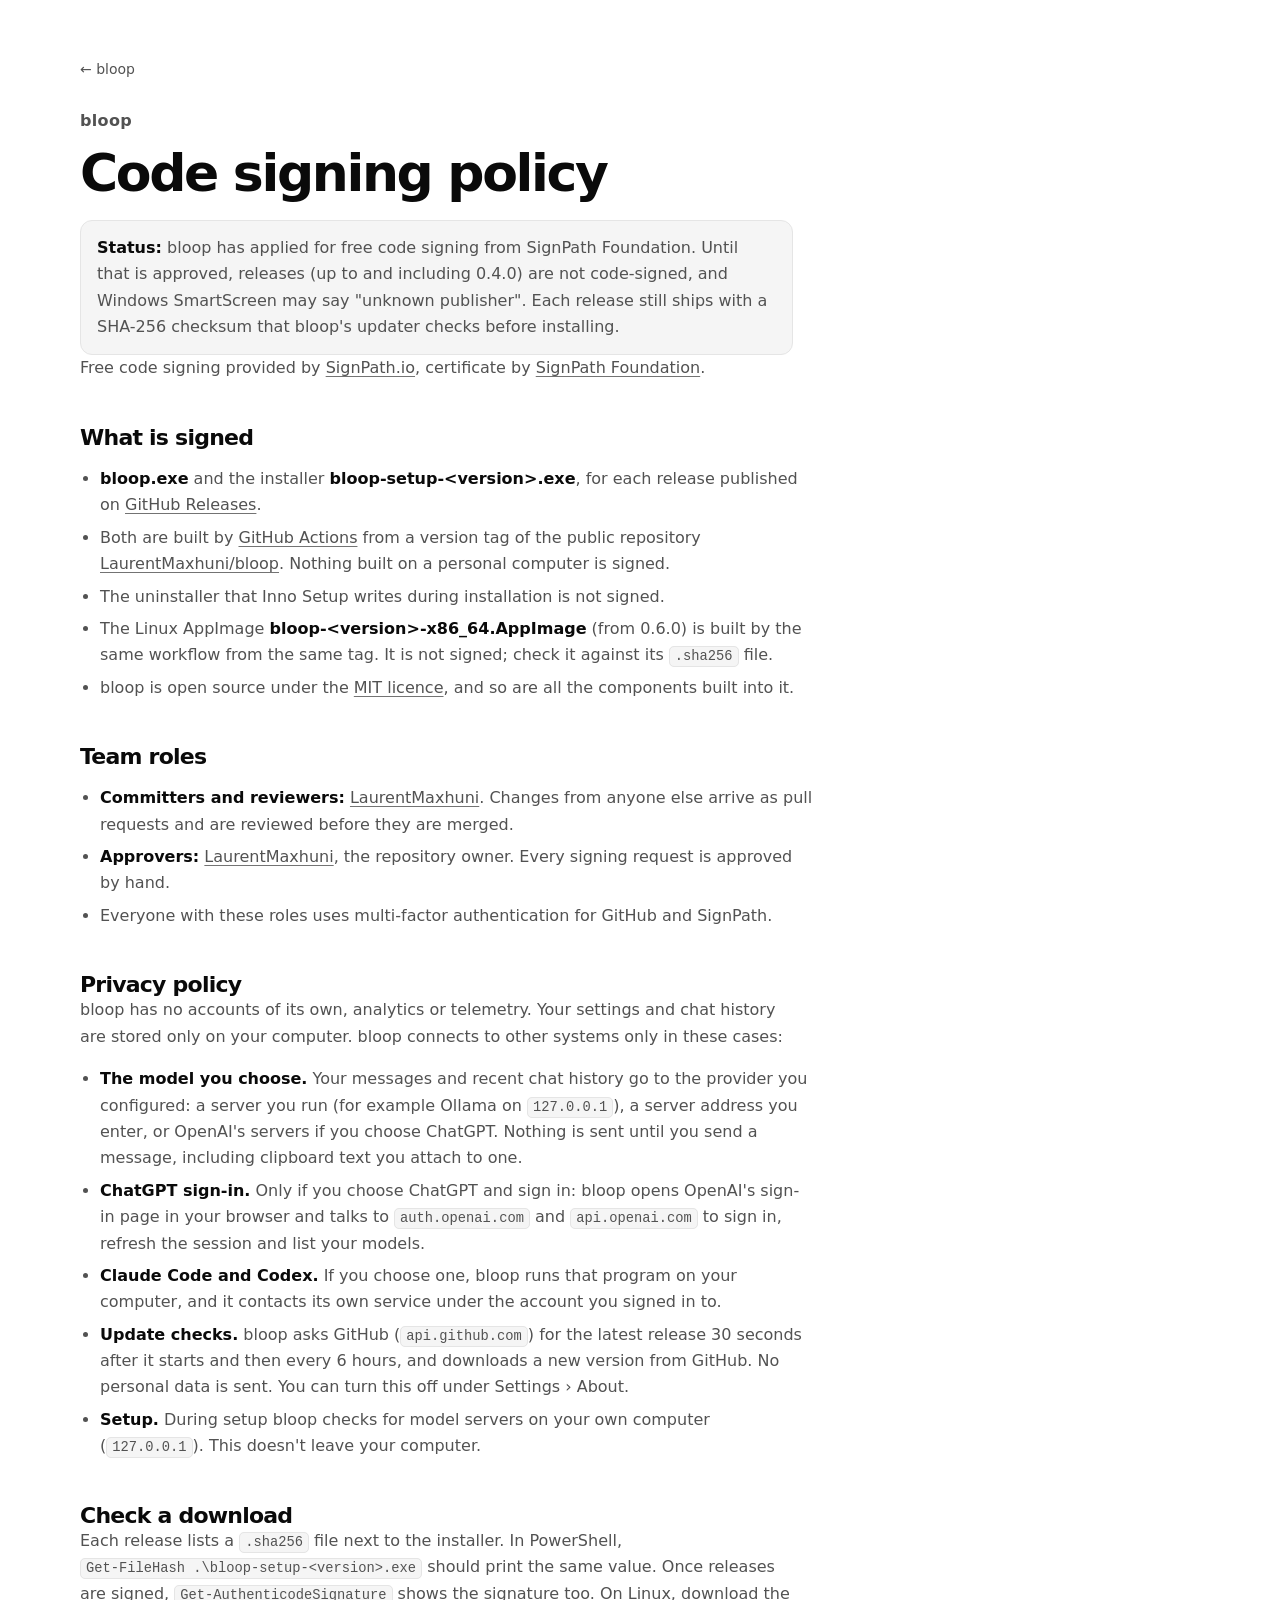
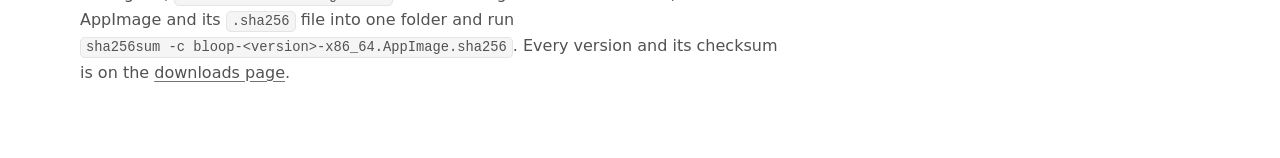
<file: site/code-signing.html>
<!doctype html>
<html lang="en">
<head>
<meta charset="utf-8">
<meta name="viewport" content="width=device-width, initial-scale=1">
<title>Code signing policy — bloop</title>
<meta name="description" content="How bloop's Windows releases are built and signed, who approves them, and every network connection the app makes.">
<link rel="canonical" href="https://laurentmaxhuni.github.io/bloop/code-signing.html">
<meta name="color-scheme" content="light dark">
<link rel="icon" href="favicon.svg" type="image/svg+xml">
<link rel="stylesheet" href="styles.css">
<style>
  .policy { padding: 56px 0 72px; }
  .policy h1 { font-size: clamp(34px, 6vw, 52px); max-width: none; }
  .policy h2 { font-size: 22px; margin-top: 44px; max-width: none; }
  .policy p, .policy li { color: var(--muted-strong); font-size: 16px; line-height: 1.65; max-width: 70ch; }
  .policy ul { padding-left: 20px; }
  .policy li + li { margin-top: 6px; }
  .policy strong { color: var(--fg); }
  .policy .status { margin-top: 20px; padding: 14px 16px; border: 1px solid var(--border); border-radius: 12px; background: var(--secondary); }
  .policy .back { display: inline-flex; margin-bottom: 28px; font-size: 14px; color: var(--muted-strong); text-decoration: none; }
  .policy .back:hover { color: var(--fg); }
</style>
</head>
<body>
<main class="policy">
  <div class="wrap">
    <a class="back" href="./">← bloop</a>
    <p class="eyebrow">bloop</p>
    <h1>Code signing policy</h1>

    <p class="status"><strong>Status:</strong> bloop has applied for free code signing from SignPath Foundation. Until that is approved, releases (up to and including 0.4.0) are not code-signed, and Windows SmartScreen may say "unknown publisher". Each release still ships with a SHA-256 checksum that bloop's updater checks before installing.</p>

    <p>Free code signing provided by <a href="https://about.signpath.io">SignPath.io</a>, certificate by <a href="https://signpath.org">SignPath Foundation</a>.</p>

    <h2>What is signed</h2>
    <ul>
      <li><strong>bloop.exe</strong> and the installer <strong>bloop-setup-&lt;version&gt;.exe</strong>, for each release published on <a href="https://github.com/LaurentMaxhuni/bloop/releases">GitHub Releases</a>.</li>
      <li>Both are built by <a href="https://github.com/LaurentMaxhuni/bloop/blob/main/.github/workflows/release.yml">GitHub Actions</a> from a version tag of the public repository <a href="https://github.com/LaurentMaxhuni/bloop">LaurentMaxhuni/bloop</a>. Nothing built on a personal computer is signed.</li>
      <li>The uninstaller that Inno Setup writes during installation is not signed.</li>
      <li>The Linux AppImage <strong>bloop-&lt;version&gt;-x86_64.AppImage</strong> (from 0.6.0) is built by the same workflow from the same tag. It is not signed; check it against its <code>.sha256</code> file.</li>
      <li>bloop is open source under the <a href="https://github.com/LaurentMaxhuni/bloop/blob/main/LICENSE">MIT licence</a>, and so are all the components built into it.</li>
    </ul>

    <h2>Team roles</h2>
    <ul>
      <li><strong>Committers and reviewers:</strong> <a href="https://github.com/LaurentMaxhuni">LaurentMaxhuni</a>. Changes from anyone else arrive as pull requests and are reviewed before they are merged.</li>
      <li><strong>Approvers:</strong> <a href="https://github.com/LaurentMaxhuni">LaurentMaxhuni</a>, the repository owner. Every signing request is approved by hand.</li>
      <li>Everyone with these roles uses multi-factor authentication for GitHub and SignPath.</li>
    </ul>

    <h2>Privacy policy</h2>
    <p>bloop has no accounts of its own, analytics or telemetry. Your settings and chat history are stored only on your computer. bloop connects to other systems only in these cases:</p>
    <ul>
      <li><strong>The model you choose.</strong> Your messages and recent chat history go to the provider you configured: a server you run (for example Ollama on <code>127.0.0.1</code>), a server address you enter, or OpenAI's servers if you choose ChatGPT. Nothing is sent until you send a message, including clipboard text you attach to one.</li>
      <li><strong>ChatGPT sign-in.</strong> Only if you choose ChatGPT and sign in: bloop opens OpenAI's sign-in page in your browser and talks to <code>auth.openai.com</code> and <code>api.openai.com</code> to sign in, refresh the session and list your models.</li>
      <li><strong>Claude Code and Codex.</strong> If you choose one, bloop runs that program on your computer, and it contacts its own service under the account you signed in to.</li>
      <li><strong>Update checks.</strong> bloop asks GitHub (<code>api.github.com</code>) for the latest release 30 seconds after it starts and then every 6 hours, and downloads a new version from GitHub. No personal data is sent. You can turn this off under Settings › About.</li>
      <li><strong>Setup.</strong> During setup bloop checks for model servers on your own computer (<code>127.0.0.1</code>). This doesn't leave your computer.</li>
    </ul>

    <h2>Check a download</h2>
    <p>Each release lists a <code>.sha256</code> file next to the installer. In PowerShell, <code>Get-FileHash .\bloop-setup-&lt;version&gt;.exe</code> should print the same value. Once releases are signed, <code>Get-AuthenticodeSignature</code> shows the signature too. On Linux, download the AppImage and its <code>.sha256</code> file into one folder and run <code>sha256sum -c bloop-&lt;version&gt;-x86_64.AppImage.sha256</code>. Every version and its checksum is on the <a href="downloads.html">downloads page</a>.</p>
  </div>
</main>
</body>
</html>
</file>
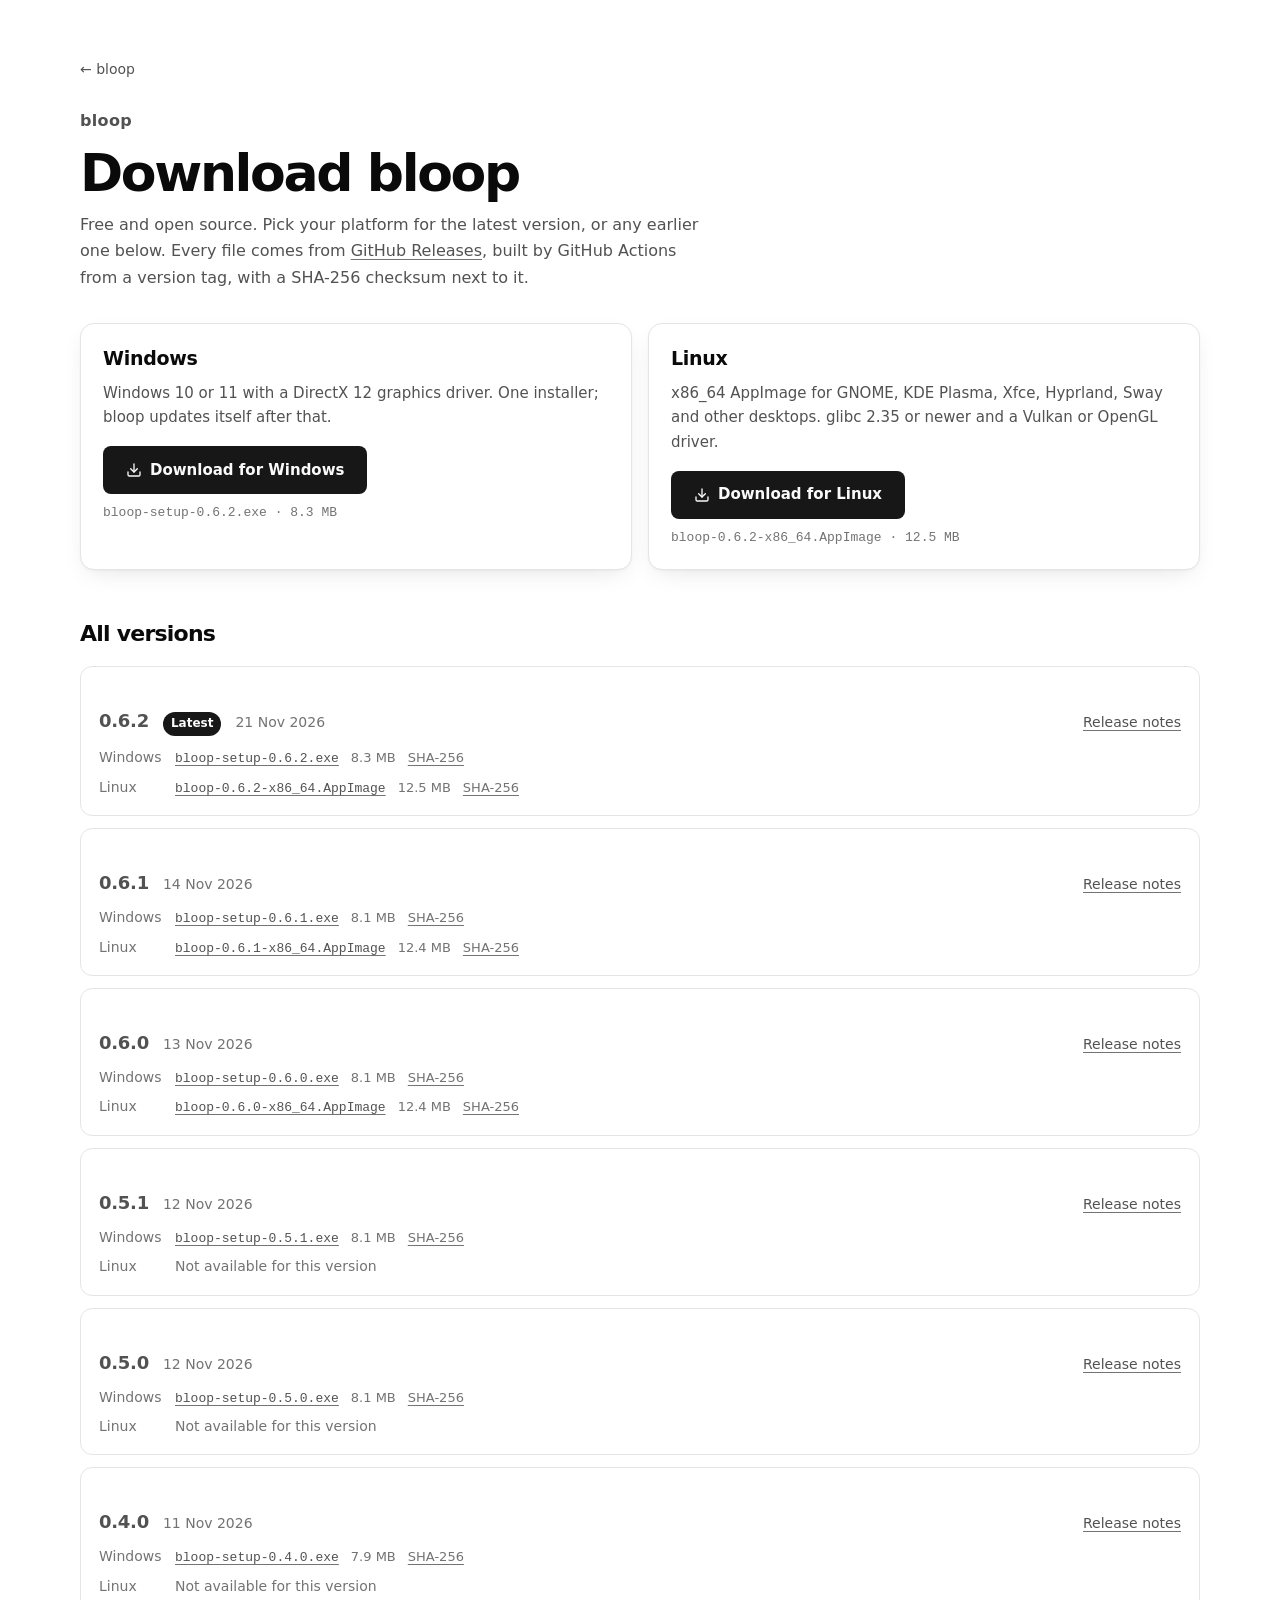
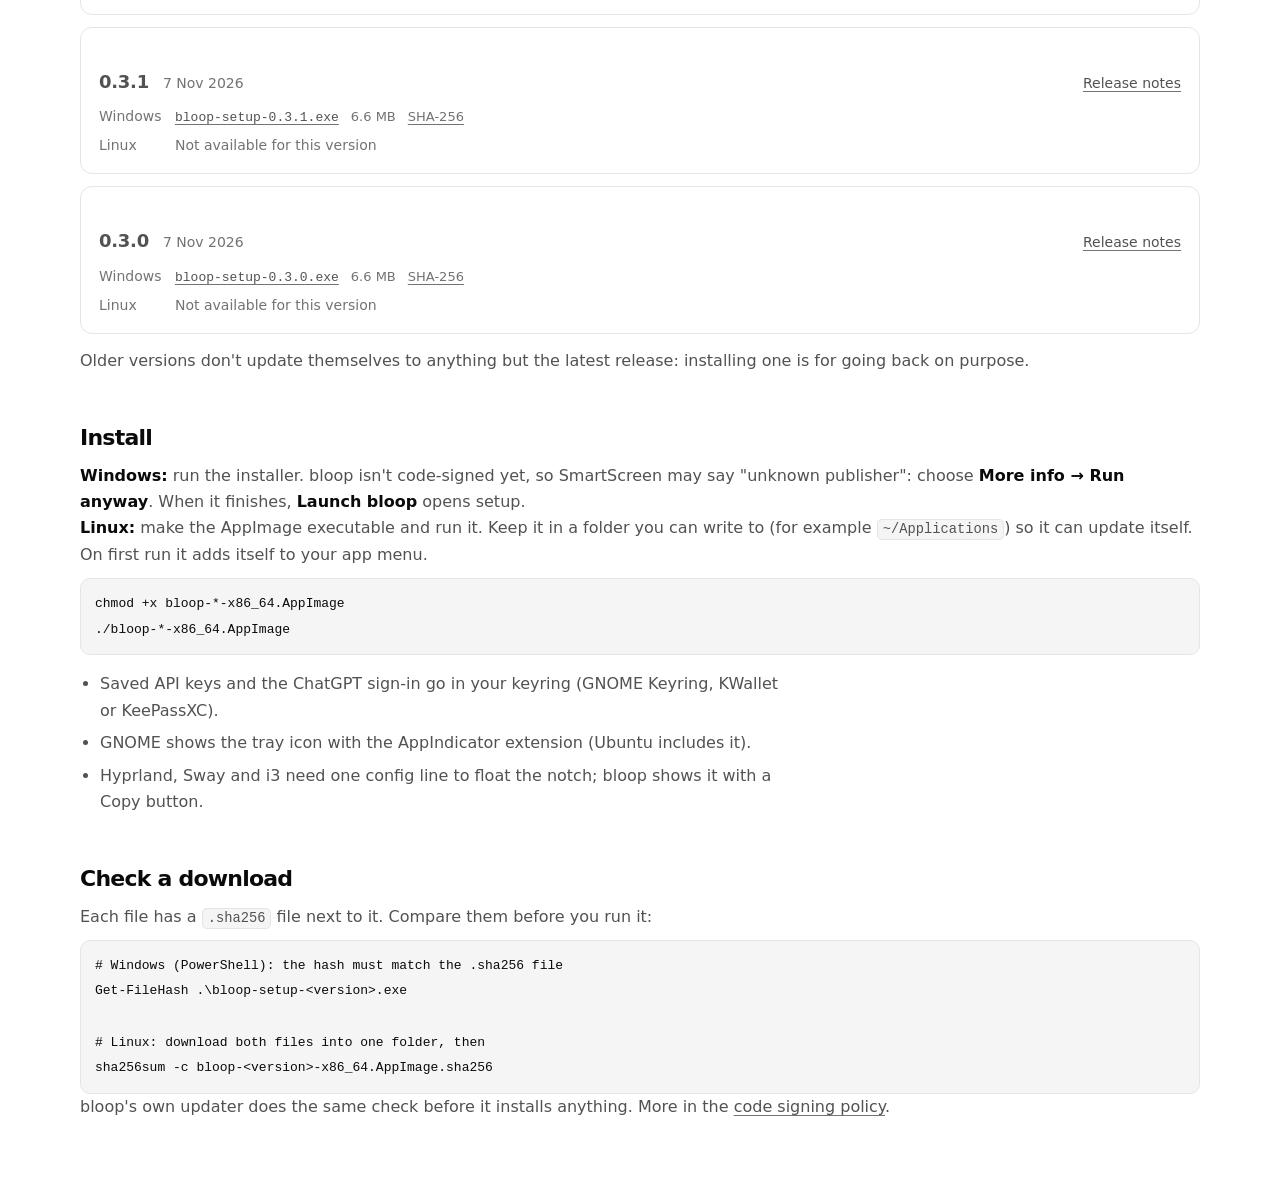
<file: site/downloads.html>
<!doctype html>
<html lang="en">
<head>
<meta charset="utf-8">
<meta name="viewport" content="width=device-width, initial-scale=1">
<title>Download bloop — every version</title>
<meta name="description" content="Download bloop for Windows (installer) or Linux (AppImage), the latest version or any earlier one, each with its SHA-256 checksum.">
<link rel="canonical" href="https://laurentmaxhuni.github.io/bloop/downloads.html">
<meta name="color-scheme" content="light dark">
<link rel="icon" href="favicon.svg" type="image/svg+xml">
<script>
  // Apply the remembered theme before first paint, as on the home page.
  try { const t = localStorage.getItem('bloop-theme'); if (t === 'light' || t === 'dark') document.documentElement.dataset.theme = t; } catch {}
  try { const a = localStorage.getItem('bloop-accent'); if (a) document.documentElement.dataset.accent = a; } catch {}
</script>
<link rel="stylesheet" href="styles.css">
<style>
  .dl { padding: 56px 0 72px; }
  .dl h1 { font-size: clamp(34px, 6vw, 52px); max-width: none; }
  .dl h2 { font-size: 22px; margin: 52px 0 12px; max-width: none; }
  .dl p, .dl li { color: var(--muted-strong); font-size: 16px; line-height: 1.65; }
  .dl .lead { max-width: 62ch; margin-top: 12px; }
  .dl strong { color: var(--fg); }
  .dl .back { display: inline-flex; margin-bottom: 28px; font-size: 14px; color: var(--muted-strong); text-decoration: none; }
  .dl .back:hover { color: var(--fg); }

  .platforms { display: grid; gap: 16px; margin-top: 32px; }
  @media (min-width: 760px) { .platforms { grid-template-columns: 1fr 1fr; } }
  .platform { display: flex; flex-direction: column; gap: 10px; padding: 22px; border: 1px solid var(--border); border-radius: 14px; background: var(--card); box-shadow: var(--shadow); }
  .platform h3 { font-size: 19px; margin: 0; }
  .platform p { margin: 0; font-size: 15px; }
  .platform .btn { align-self: flex-start; margin-top: 6px; }
  .platform .file { font: 13px/1.4 var(--mono); color: var(--muted); overflow-wrap: anywhere; }

  .versions { list-style: none; padding: 0; margin: 20px 0 0; display: grid; gap: 12px; }
  .release { padding: 16px 18px; border: 1px solid var(--border); border-radius: 12px; background: var(--card); }
  .release-head { display: flex; flex-wrap: wrap; align-items: baseline; gap: 6px 14px; }
  .release-head h3 { font-size: 18px; margin: 0; }
  .release-head time { color: var(--muted); font-size: 14px; }
  .release-head .notes { margin-left: auto; font-size: 14px; }
  .badge { font-size: 12px; font-weight: 600; padding: 2px 8px; border-radius: 999px; background: var(--accent); color: var(--accent-fg); }
  .files { list-style: none; padding: 0; margin: 10px 0 0; display: grid; gap: 6px; }
  .files li { display: flex; flex-wrap: wrap; align-items: baseline; gap: 4px 12px; font-size: 14px; }
  .files .os { min-width: 64px; color: var(--muted); }
  .files .name { font-family: var(--mono); font-size: 13px; overflow-wrap: anywhere; }
  .files .size, .files .sum { color: var(--muted); font-size: 13px; }
  .files .none { color: var(--muted); }
  .status { margin-top: 14px; font-size: 14px; color: var(--muted); }

  .dl pre { margin: 10px 0 0; padding: 12px 14px; border: 1px solid var(--border); border-radius: 10px; background: var(--secondary); overflow-x: auto; }
  .dl pre code { background: none; border: 0; padding: 0; white-space: pre; font-size: 13px; line-height: 1.6; }
  .dl ul.plain { padding-left: 20px; max-width: 70ch; }
  .dl ul.plain li + li { margin-top: 6px; }
</style>
</head>
<body>
<svg width="0" height="0" style="position:absolute" aria-hidden="true">
  <symbol id="i-download" viewBox="0 0 24 24"><path d="M12 15V3"/><path d="M21 15v4a2 2 0 0 1-2 2H5a2 2 0 0 1-2-2v-4"/><path d="m7 10 5 5 5-5"/></symbol>
</svg>
<main class="dl">
  <div class="wrap">
    <a class="back" href="./">← bloop</a>
    <p class="eyebrow">bloop</p>
    <h1>Download bloop</h1>
    <p class="lead">Free and open source. Pick your platform for the latest version, or any earlier one below. Every file comes from <a href="https://github.com/LaurentMaxhuni/bloop/releases">GitHub Releases</a>, built by GitHub Actions from a version tag, with a SHA-256 checksum next to it.</p>

    <div class="platforms">
      <section class="platform" aria-labelledby="win-title">
        <h3 id="win-title">Windows</h3>
        <p>Windows 10 or 11 with a DirectX 12 graphics driver. One installer; bloop updates itself after that.</p>
        <a class="btn btn-primary btn-lg" data-latest="windows" href="https://github.com/LaurentMaxhuni/bloop/releases/download/v0.6.2/bloop-setup-0.6.2.exe">
          <svg class="i"><use href="#i-download"/></svg><span>Download for Windows</span>
        </a>
        <span class="file" data-latest-file="windows">bloop-setup-0.6.2.exe · 8.3 MB</span>
      </section>
      <section class="platform" aria-labelledby="linux-title">
        <h3 id="linux-title">Linux</h3>
        <p>x86_64 AppImage for GNOME, KDE Plasma, Xfce, Hyprland, Sway and other desktops. glibc 2.35 or newer and a Vulkan or OpenGL driver.</p>
        <a class="btn btn-primary btn-lg" data-latest="linux" href="https://github.com/LaurentMaxhuni/bloop/releases/download/v0.6.2/bloop-0.6.2-x86_64.AppImage">
          <svg class="i"><use href="#i-download"/></svg><span>Download for Linux</span>
        </a>
        <span class="file" data-latest-file="linux">bloop-0.6.2-x86_64.AppImage · 12.5 MB</span>
      </section>
    </div>

    <h2 id="all">All versions</h2>
    <ol class="versions" data-versions>
      <li class="release">
        <div class="release-head"><h3>0.6.2</h3><span class="badge">Latest</span><time datetime="2026-11-21">21 Nov 2026</time><a class="notes" href="https://github.com/LaurentMaxhuni/bloop/releases/tag/v0.6.2">Release notes</a></div>
        <ul class="files">
          <li><span class="os">Windows</span><a class="name" href="https://github.com/LaurentMaxhuni/bloop/releases/download/v0.6.2/bloop-setup-0.6.2.exe">bloop-setup-0.6.2.exe</a><span class="size">8.3 MB</span><a class="sum" href="https://github.com/LaurentMaxhuni/bloop/releases/download/v0.6.2/bloop-setup-0.6.2.exe.sha256">SHA-256</a></li>
          <li><span class="os">Linux</span><a class="name" href="https://github.com/LaurentMaxhuni/bloop/releases/download/v0.6.2/bloop-0.6.2-x86_64.AppImage">bloop-0.6.2-x86_64.AppImage</a><span class="size">12.5 MB</span><a class="sum" href="https://github.com/LaurentMaxhuni/bloop/releases/download/v0.6.2/bloop-0.6.2-x86_64.AppImage.sha256">SHA-256</a></li>
        </ul>
      </li>
      <li class="release">
        <div class="release-head"><h3>0.6.1</h3><time datetime="2026-11-14">14 Nov 2026</time><a class="notes" href="https://github.com/LaurentMaxhuni/bloop/releases/tag/v0.6.1">Release notes</a></div>
        <ul class="files">
          <li><span class="os">Windows</span><a class="name" href="https://github.com/LaurentMaxhuni/bloop/releases/download/v0.6.1/bloop-setup-0.6.1.exe">bloop-setup-0.6.1.exe</a><span class="size">8.1 MB</span><a class="sum" href="https://github.com/LaurentMaxhuni/bloop/releases/download/v0.6.1/bloop-setup-0.6.1.exe.sha256">SHA-256</a></li>
          <li><span class="os">Linux</span><a class="name" href="https://github.com/LaurentMaxhuni/bloop/releases/download/v0.6.1/bloop-0.6.1-x86_64.AppImage">bloop-0.6.1-x86_64.AppImage</a><span class="size">12.4 MB</span><a class="sum" href="https://github.com/LaurentMaxhuni/bloop/releases/download/v0.6.1/bloop-0.6.1-x86_64.AppImage.sha256">SHA-256</a></li>
        </ul>
      </li>
      <li class="release">
        <div class="release-head"><h3>0.6.0</h3><time datetime="2026-11-13">13 Nov 2026</time><a class="notes" href="https://github.com/LaurentMaxhuni/bloop/releases/tag/v0.6.0">Release notes</a></div>
        <ul class="files">
          <li><span class="os">Windows</span><a class="name" href="https://github.com/LaurentMaxhuni/bloop/releases/download/v0.6.0/bloop-setup-0.6.0.exe">bloop-setup-0.6.0.exe</a><span class="size">8.1 MB</span><a class="sum" href="https://github.com/LaurentMaxhuni/bloop/releases/download/v0.6.0/bloop-setup-0.6.0.exe.sha256">SHA-256</a></li>
          <li><span class="os">Linux</span><a class="name" href="https://github.com/LaurentMaxhuni/bloop/releases/download/v0.6.0/bloop-0.6.0-x86_64.AppImage">bloop-0.6.0-x86_64.AppImage</a><span class="size">12.4 MB</span><a class="sum" href="https://github.com/LaurentMaxhuni/bloop/releases/download/v0.6.0/bloop-0.6.0-x86_64.AppImage.sha256">SHA-256</a></li>
        </ul>
      </li>
      <li class="release">
        <div class="release-head"><h3>0.5.1</h3><time datetime="2026-11-12">12 Nov 2026</time><a class="notes" href="https://github.com/LaurentMaxhuni/bloop/releases/tag/v0.5.1">Release notes</a></div>
        <ul class="files">
          <li><span class="os">Windows</span><a class="name" href="https://github.com/LaurentMaxhuni/bloop/releases/download/v0.5.1/bloop-setup-0.5.1.exe">bloop-setup-0.5.1.exe</a><span class="size">8.1 MB</span><a class="sum" href="https://github.com/LaurentMaxhuni/bloop/releases/download/v0.5.1/bloop-setup-0.5.1.exe.sha256">SHA-256</a></li>
          <li><span class="os">Linux</span><span class="none">Not available for this version</span></li>
        </ul>
      </li>
      <li class="release">
        <div class="release-head"><h3>0.5.0</h3><time datetime="2026-11-12">12 Nov 2026</time><a class="notes" href="https://github.com/LaurentMaxhuni/bloop/releases/tag/v0.5.0">Release notes</a></div>
        <ul class="files">
          <li><span class="os">Windows</span><a class="name" href="https://github.com/LaurentMaxhuni/bloop/releases/download/v0.5.0/bloop-setup-0.5.0.exe">bloop-setup-0.5.0.exe</a><span class="size">8.1 MB</span><a class="sum" href="https://github.com/LaurentMaxhuni/bloop/releases/download/v0.5.0/bloop-setup-0.5.0.exe.sha256">SHA-256</a></li>
          <li><span class="os">Linux</span><span class="none">Not available for this version</span></li>
        </ul>
      </li>
      <li class="release">
        <div class="release-head"><h3>0.4.0</h3><time datetime="2026-11-11">11 Nov 2026</time><a class="notes" href="https://github.com/LaurentMaxhuni/bloop/releases/tag/v0.4.0">Release notes</a></div>
        <ul class="files">
          <li><span class="os">Windows</span><a class="name" href="https://github.com/LaurentMaxhuni/bloop/releases/download/v0.4.0/bloop-setup-0.4.0.exe">bloop-setup-0.4.0.exe</a><span class="size">7.9 MB</span><a class="sum" href="https://github.com/LaurentMaxhuni/bloop/releases/download/v0.4.0/bloop-setup-0.4.0.exe.sha256">SHA-256</a></li>
          <li><span class="os">Linux</span><span class="none">Not available for this version</span></li>
        </ul>
      </li>
      <li class="release">
        <div class="release-head"><h3>0.3.1</h3><time datetime="2026-11-07">7 Nov 2026</time><a class="notes" href="https://github.com/LaurentMaxhuni/bloop/releases/tag/v0.3.1">Release notes</a></div>
        <ul class="files">
          <li><span class="os">Windows</span><a class="name" href="https://github.com/LaurentMaxhuni/bloop/releases/download/v0.3.1/bloop-setup-0.3.1.exe">bloop-setup-0.3.1.exe</a><span class="size">6.6 MB</span><a class="sum" href="https://github.com/LaurentMaxhuni/bloop/releases/download/v0.3.1/bloop-setup-0.3.1.exe.sha256">SHA-256</a></li>
          <li><span class="os">Linux</span><span class="none">Not available for this version</span></li>
        </ul>
      </li>
      <li class="release">
        <div class="release-head"><h3>0.3.0</h3><time datetime="2026-11-07">7 Nov 2026</time><a class="notes" href="https://github.com/LaurentMaxhuni/bloop/releases/tag/v0.3.0">Release notes</a></div>
        <ul class="files">
          <li><span class="os">Windows</span><a class="name" href="https://github.com/LaurentMaxhuni/bloop/releases/download/v0.3.0/bloop-setup-0.3.0.exe">bloop-setup-0.3.0.exe</a><span class="size">6.6 MB</span><a class="sum" href="https://github.com/LaurentMaxhuni/bloop/releases/download/v0.3.0/bloop-setup-0.3.0.exe.sha256">SHA-256</a></li>
          <li><span class="os">Linux</span><span class="none">Not available for this version</span></li>
        </ul>
      </li>
    </ol>
    <p class="status" data-versions-status>Older versions don't update themselves to anything but the latest release: installing one is for going back on purpose.</p>

    <h2 id="install">Install</h2>
    <p><strong>Windows:</strong> run the installer. bloop isn't code-signed yet, so SmartScreen may say "unknown publisher": choose <strong>More info → Run anyway</strong>. When it finishes, <strong>Launch bloop</strong> opens setup.</p>
    <p><strong>Linux:</strong> make the AppImage executable and run it. Keep it in a folder you can write to (for example <code>~/Applications</code>) so it can update itself. On first run it adds itself to your app menu.</p>
    <pre><code>chmod +x bloop-*-x86_64.AppImage
./bloop-*-x86_64.AppImage</code></pre>
    <ul class="plain">
      <li>Saved API keys and the ChatGPT sign-in go in your keyring (GNOME Keyring, KWallet or KeePassXC).</li>
      <li>GNOME shows the tray icon with the AppIndicator extension (Ubuntu includes it).</li>
      <li>Hyprland, Sway and i3 need one config line to float the notch; bloop shows it with a Copy button.</li>
    </ul>

    <h2 id="verify">Check a download</h2>
    <p>Each file has a <code>.sha256</code> file next to it. Compare them before you run it:</p>
    <pre><code># Windows (PowerShell): the hash must match the .sha256 file
Get-FileHash .\bloop-setup-&lt;version&gt;.exe

# Linux: download both files into one folder, then
sha256sum -c bloop-&lt;version&gt;-x86_64.AppImage.sha256</code></pre>
    <p>bloop's own updater does the same check before it installs anything. More in the <a href="code-signing.html">code signing policy</a>.</p>
  </div>
</main>
<script type="module" src="downloads.js"></script>
</body>
</html>
</file>
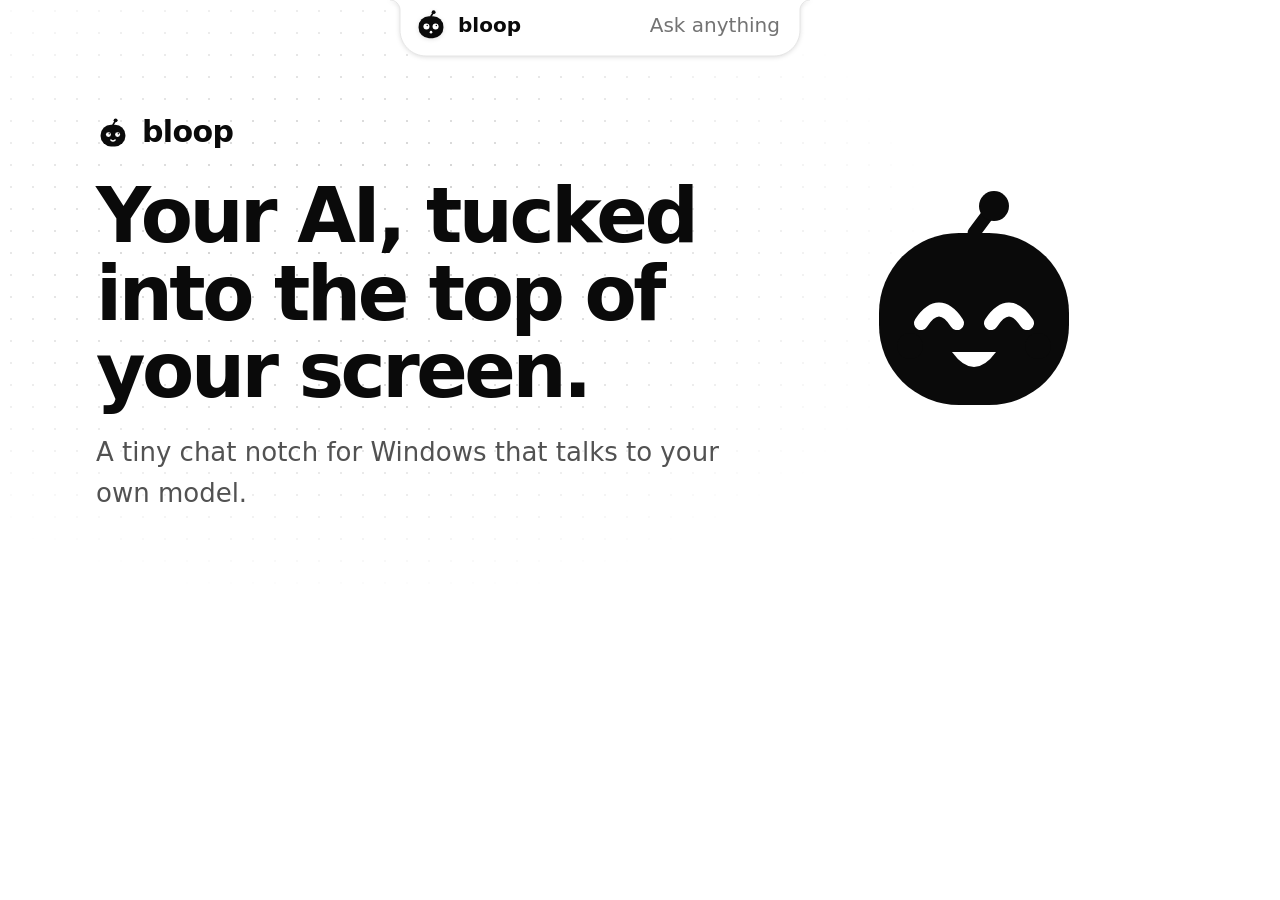
<file: site/og.html>
<!doctype html>
<html lang="en">
<meta charset="utf-8">
<meta name="robots" content="noindex">
<title>bloop social card</title>
<!-- Source of og.png: open at 1200×630 and screenshot (see docs/superpowers/plans/2026-11-08-landing-page.md, Task 5). -->
<link rel="icon" href="favicon.svg" type="image/svg+xml">
<link rel="stylesheet" href="styles.css">
<style>
  html, body { width: 1200px; height: 630px; margin: 0; overflow: hidden; }
  .card { position: relative; width: 1200px; height: 630px; background: var(--bg); display: flex; align-items: center; gap: 64px; padding: 0 96px; }
  .card .hero-wall { inset: 0; -webkit-mask-image: radial-gradient(ellipse 60% 70% at 30% 40%, #000 20%, transparent 80%); mask-image: radial-gradient(ellipse 60% 70% at 30% 40%, #000 20%, transparent 80%); }
  .og-notch { position: absolute; top: 0; left: 50%; transform: translateX(-50%); }
  .og-pill { position: absolute; inset: 0; display: flex; align-items: center; gap: 10px; padding: 0 30px 6px 24px; font-size: 20px; }
  .og-copy { position: relative; }
  .og-copy h1 { font-size: 76px; max-width: 12ch; }
  .og-copy p { margin-top: 22px; font-size: 26px; color: var(--muted-strong); }
  .og-copy .brand { font-size: 30px; margin-bottom: 28px; gap: 12px; }
</style>
<body>
<div class="card">
  <div class="hero-wall"></div>
  <span class="og-notch mini-notch" data-og-notch></span>
  <div class="og-copy">
    <div class="brand"><span class="mascot" data-m="idle" style="--size:34px"></span>bloop</div>
    <h1>Your AI, tucked into the top of your screen.</h1>
    <p>A tiny chat notch for Windows that talks to your own model.</p>
  </div>
  <span class="mascot" data-m="happy" style="--size:260px; position:relative; flex:none"></span>
</div>
<script type="module">
  import { mascotSVG } from './mascot.js';
  for (const el of document.querySelectorAll('[data-m]')) el.innerHTML = mascotSVG({ mood: el.dataset.m, since: 0.15 });
  const n = document.querySelector('[data-og-notch]');
  const w = 420, h = 56, s = 10, r = 26, k = 0.5522848;
  const d = `M0 0C${s*k} 0 ${s} ${s*(1-k)} ${s} ${s}L${s} ${h-r}C${s} ${h-r+r*k} ${s+r-r*k} ${h} ${s+r} ${h}L${w-s-r} ${h}C${w-s-r+r*k} ${h} ${w-s} ${h-r+r*k} ${w-s} ${h-r}L${w-s} ${s}C${w-s} ${s*(1-k)} ${w-s*k} 0 ${w} 0`;
  n.style.cssText += `width:${w}px;height:${h}px`;
  n.innerHTML = `<svg width="${w}" height="${h}"><path class="notch-fill" d="${d}Z"/><path class="notch-line" d="${d}"/></svg><div class="og-pill"><span class="mascot" data-p style="--size:34px"></span><strong>bloop</strong><span class="muted" style="margin-left:auto">Ask anything</span></div>`;
  n.querySelector('[data-p]').innerHTML = mascotSVG({ mood: 'perk', since: 0.2 });
  document.body.dataset.ready = '1';
</script>
</body>
</html>
</file>
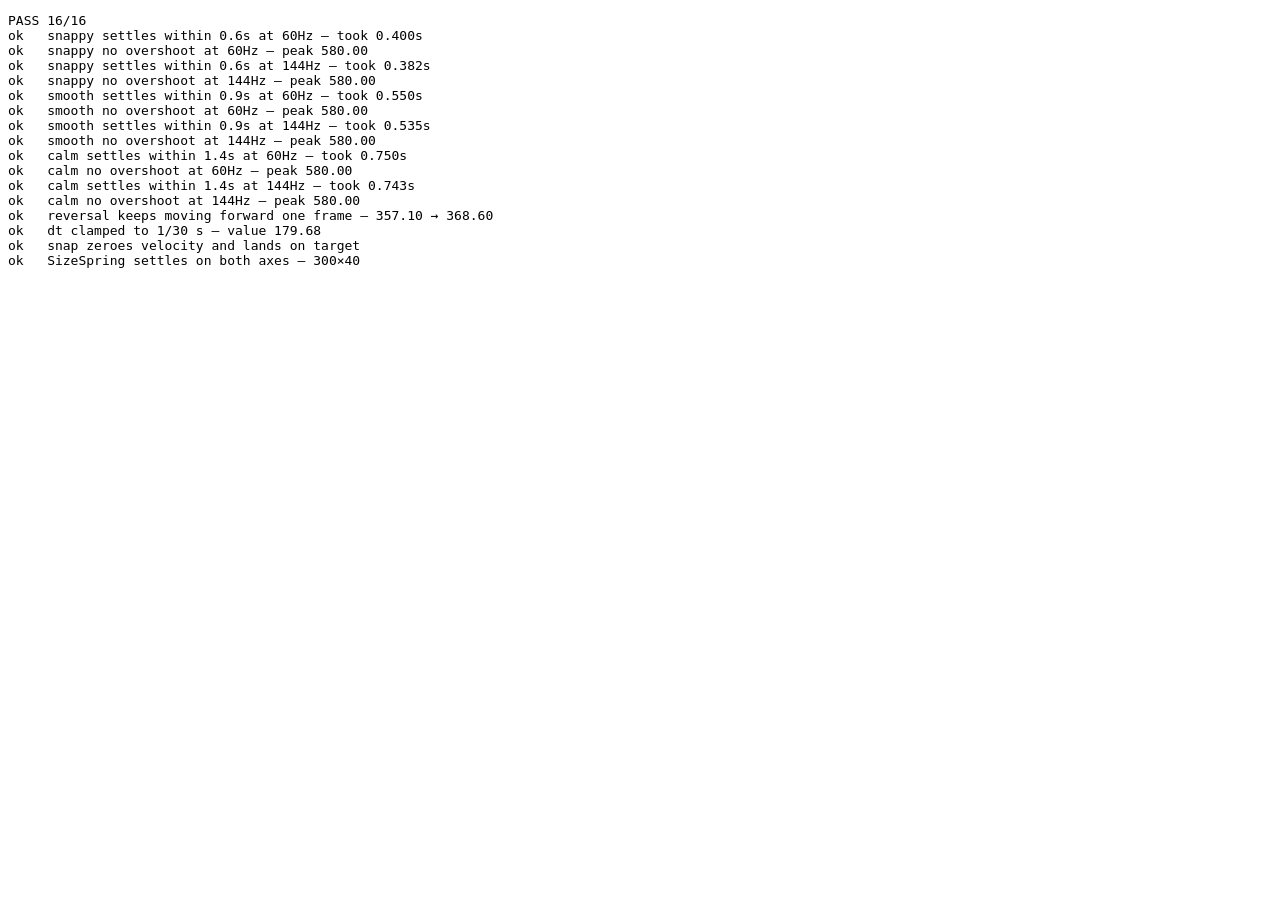
<file: site/spring.test.html>
<!doctype html>
<html lang="en">
<meta charset="utf-8">
<meta name="robots" content="noindex">
<title>spring.js tests</title>
<pre id="out">running…</pre>
<script type="module">
const out = document.getElementById('out');
const results = [];
const check = (name, ok, detail = '') => results.push({ name, ok, detail });
try {
  const { FEEL, Spring, SizeSpring } = await import('./spring.js');
  const budgets = { snappy: 0.6, smooth: 0.9, calm: 1.4 };
  for (const [feel, k] of Object.entries(FEEL)) {
    for (const hz of [60, 144]) {
      const s = new Spring(5); s.target = 580;
      let t = 0, peak = 5;
      while (!s.settled() && t < 5) { s.step(k, 1 / hz); t += 1 / hz; peak = Math.max(peak, s.value); }
      check(`${feel} settles within ${budgets[feel]}s at ${hz}Hz`, t <= budgets[feel], `took ${t.toFixed(3)}s`);
      check(`${feel} no overshoot at ${hz}Hz`, peak <= 580.5, `peak ${peak.toFixed(2)}`);
    }
  }
  {
    const s = new Spring(5); s.target = 580;
    for (let i = 0; i < 6; i++) s.step(FEEL.smooth, 1 / 60);
    const before = s.value; s.target = 5; s.step(FEEL.smooth, 1 / 60);
    check('reversal keeps moving forward one frame', s.value > before, `${before.toFixed(2)} → ${s.value.toFixed(2)}`);
  }
  {
    const s = new Spring(5); s.target = 580; s.step(FEEL.snappy, 0.5);
    check('dt clamped to 1/30 s', s.value < 638 && s.value < 580, `value ${s.value.toFixed(2)}`);
  }
  {
    const s = new Spring(5); s.target = 580; s.step(FEEL.smooth, 1 / 60); s.snap();
    check('snap zeroes velocity and lands on target', s.velocity === 0 && s.value === 580);
  }
  {
    const z = new SizeSpring(120, 5); z.setTarget(300, 40);
    for (let i = 0; i < 200 && !z.settled(); i++) z.step(FEEL.smooth, 1 / 60);
    check('SizeSpring settles on both axes', z.settled() && z.w === 300 && z.h === 40, `${z.w}×${z.h}`);
  }
} catch (e) {
  check('module loads', false, String(e));
}
const failed = results.filter(r => !r.ok);
out.textContent = (failed.length ? `FAIL ${failed.length}/${results.length}\n` : `PASS ${results.length}/${results.length}\n`) +
  results.map(r => `${r.ok ? 'ok  ' : 'FAIL'} ${r.name}${r.detail ? ' — ' + r.detail : ''}`).join('\n');
document.title = failed.length ? 'FAIL' : 'PASS';
</script>
</html>
</file>
<file: site/styles.css>
/* bloop landing page. Tokens are the app's shadcn/ui "neutral" set (src/style.rs). */

:root {
  --bg: #ffffff;
  --fg: #0a0a0a;
  --muted: #737373;
  --muted-strong: #525252;
  --border: #e5e5e5;
  --ring: #a3a3a3;
  --secondary: #f5f5f5;
  --hover: #f5f5f5;
  --card: #ffffff;
  --primary: #171717;
  --primary-fg: #fafafa;
  --dot: #d4d4d4;
  --shadow: 0 1px 2px rgb(0 0 0 / .04), 0 8px 24px -8px rgb(0 0 0 / .12);
  --shadow-lg: 0 2px 4px rgb(0 0 0 / .04), 0 24px 64px -16px rgb(0 0 0 / .22);
  /* Brand accent: neutral by default, recoloured by the Appearance swatches. */
  --accent: var(--primary);
  --accent-fg: var(--primary-fg);
  --blush: var(--fg);
  --mascot-face: var(--bg);
  --radius: 8px;
  --font: "Segoe UI Variable Text", "Segoe UI", system-ui, -apple-system, "Helvetica Neue", Arial, sans-serif;
  --font-display: "Segoe UI Variable Display", "Segoe UI", system-ui, -apple-system, "Helvetica Neue", Arial, sans-serif;
  --mono: "Cascadia Code", "Cascadia Mono", Consolas, ui-monospace, monospace;
  color-scheme: light;
}

@media (prefers-color-scheme: dark) {
  :root:not([data-theme="light"]) {
    --bg: #0a0a0a;
    --fg: #fafafa;
    --muted: #a3a3a3;
    --muted-strong: #d4d4d4;
    --border: #262626;
    --ring: #737373;
    --secondary: #171717;
    --hover: #262626;
    --card: #0f0f0f;
    --primary: #fafafa;
    --primary-fg: #171717;
    --dot: #2e2e2e;
    --shadow: 0 1px 2px rgb(0 0 0 / .4), 0 8px 24px -8px rgb(0 0 0 / .6);
    --shadow-lg: 0 2px 4px rgb(0 0 0 / .4), 0 24px 64px -16px rgb(0 0 0 / .8);
    color-scheme: dark;
  }
}
:root[data-theme="dark"] {
  --bg: #0a0a0a;
  --fg: #fafafa;
  --muted: #a3a3a3;
  --muted-strong: #d4d4d4;
  --border: #262626;
  --ring: #737373;
  --secondary: #171717;
  --hover: #262626;
  --card: #0f0f0f;
  --primary: #fafafa;
  --primary-fg: #171717;
  --dot: #2e2e2e;
  --shadow: 0 1px 2px rgb(0 0 0 / .4), 0 8px 24px -8px rgb(0 0 0 / .6);
  --shadow-lg: 0 2px 4px rgb(0 0 0 / .4), 0 24px 64px -16px rgb(0 0 0 / .8);
  color-scheme: dark;
}

/* Accents as in the app. Labels on accent use whichever of white/near-black reads ≥ 4.5:1. */
:root[data-accent="indigo"] { --accent: #4f46e5; --accent-fg: #ffffff; --blush: #4f46e5; --ring: #4f46e5; }
:root[data-accent="teal"]   { --accent: #0d9488; --accent-fg: #0a0a0a; --blush: #0d9488; --ring: #0d9488; }
:root[data-accent="rose"]   { --accent: #e11d48; --accent-fg: #ffffff; --blush: #e11d48; --ring: #e11d48; }
:root[data-accent="amber"]  { --accent: #d97706; --accent-fg: #0a0a0a; --blush: #d97706; --ring: #d97706; }
:root[data-accent="lime"]   { --accent: #65a30d; --accent-fg: #0a0a0a; --blush: #65a30d; --ring: #65a30d; }

*, *::before, *::after { box-sizing: border-box; }
html { -webkit-text-size-adjust: 100%; scroll-behavior: smooth; scroll-padding-top: 72px; }
body {
  margin: 0;
  background: var(--bg);
  color: var(--fg);
  font: 400 16px/1.6 var(--font);
  -webkit-font-smoothing: antialiased;
  overflow-x: clip;
}
img, svg { display: block; }
a { color: inherit; text-decoration-color: color-mix(in srgb, var(--accent) 60%, transparent); text-underline-offset: 3px; }
a:hover { text-decoration-color: var(--accent); }
h1, h2, h3 { margin: 0; font-family: var(--font-display); font-weight: 600; letter-spacing: -0.025em; line-height: 1.1; }
p { margin: 0; }
code { font: 0.86em/1 var(--mono); background: var(--secondary); border: 1px solid var(--border); border-radius: 5px; padding: 2px 5px; white-space: nowrap; }
kbd {
  font: 600 0.78em/1 var(--font);
  display: inline-block;
  padding: 4px 6px;
  border: 1px solid var(--border);
  border-bottom-width: 2px;
  border-radius: 6px;
  background: var(--card);
  color: var(--fg);
}
.muted { color: var(--muted); }
.small { font-size: 13px; }
[hidden] { display: none !important; }
:focus-visible { outline: 2px solid var(--ring); outline-offset: 2px; border-radius: 6px; }

.i { width: 16px; height: 16px; flex: none; fill: none; stroke: currentColor; stroke-width: 2; stroke-linecap: round; stroke-linejoin: round; }

.skip { position: fixed; left: 16px; top: -48px; z-index: 300; background: var(--primary); color: var(--primary-fg); padding: 8px 12px; border-radius: var(--radius); text-decoration: none; }
.skip:focus { top: 56px; }

.wrap { width: min(1120px, 100% - 32px); margin-inline: auto; }
@media (min-width: 768px) { .wrap { width: min(1120px, 100% - 64px); } }

/* ---------- Mascot ---------- */
.mascot { display: inline-block; width: var(--size, 24px); height: var(--size, 24px); color: var(--fg); flex: none; }
.mascot-svg { width: 100%; height: 100%; overflow: visible; }
.mascot-svg .mb { fill: currentColor; }
.mascot-svg .mb-s { fill: none; stroke: currentColor; stroke-linecap: round; stroke-linejoin: round; }
.mascot-svg .mf { fill: var(--mascot-face); }
.mascot-svg .mf-s { fill: none; stroke: var(--mascot-face); stroke-linecap: round; stroke-linejoin: round; }
.mascot-svg .mk { fill: var(--blush); opacity: .28; }

/* ---------- Buttons ---------- */
.btn {
  --h: 40px;
  display: inline-flex; align-items: center; justify-content: center; gap: 8px;
  height: var(--h); padding: 0 16px;
  border-radius: var(--radius); border: 1px solid transparent;
  font: 600 14px/1 var(--font); text-decoration: none; white-space: nowrap;
  cursor: pointer; transition: background-color .15s, border-color .15s, color .15s, transform .15s;
}
.btn:active { transform: translateY(1px); }
.btn-sm { --h: 32px; padding: 0 12px; font-size: 13px; }
.btn-lg { --h: 48px; padding: 0 22px; font-size: 15px; }
.btn-primary { background: var(--accent); color: var(--accent-fg); }
.btn-primary:hover { background: color-mix(in srgb, var(--accent) 88%, var(--bg)); }
.btn-outline { background: var(--bg); color: var(--fg); border-color: var(--border); }
.btn-outline:hover { background: var(--hover); }
.btn-meta { font-weight: 400; opacity: .72; padding-left: 10px; margin-left: 2px; border-left: 1px solid color-mix(in srgb, currentColor 30%, transparent); }
.btn.fake { cursor: default; pointer-events: none; }
.icon-btn {
  display: inline-grid; place-items: center; width: 34px; height: 34px;
  border-radius: var(--radius); border: 0; background: transparent; color: var(--muted-strong);
  cursor: pointer; transition: background-color .15s, color .15s;
}
.icon-btn:hover { background: var(--hover); color: var(--fg); }

/* ---------- Top bar: the "screen edge" the notch hangs from ---------- */
.bar {
  position: sticky; top: 0; z-index: 50;
  background: color-mix(in srgb, var(--bg) 78%, transparent);
  -webkit-backdrop-filter: saturate(1.4) blur(12px); backdrop-filter: saturate(1.4) blur(12px);
  border-bottom: 1px solid color-mix(in srgb, var(--border) 70%, transparent);
}
.bar-inner { width: min(1200px, 100% - 32px); margin-inline: auto; height: 56px; display: flex; align-items: center; gap: 16px; }
.brand { display: inline-flex; align-items: center; gap: 8px; font: 600 16px/1 var(--font-display); letter-spacing: -0.02em; text-decoration: none; }
.brand.small { font-size: 14px; }
.bar-nav { display: flex; gap: 4px; margin-right: auto; margin-left: 12px; }
.bar-nav a { font-size: 14px; color: var(--muted-strong); text-decoration: none; padding: 6px 10px; border-radius: var(--radius); }
.bar-nav a:hover { color: var(--fg); background: var(--hover); }
.bar-actions { display: flex; align-items: center; gap: 4px; margin-left: auto; }
.bar-download { margin-left: 6px; }
/* Keep the middle clear for the notch. */
@media (max-width: 1080px) { .bar-nav { display: none; } }
@media (max-width: 599px) { .bar-download { display: none; } }

/* ---------- The live notch ---------- */
.notch {
  position: fixed; top: 0; left: 50%; z-index: 200;
  width: var(--canvas-w, 540px); height: var(--canvas-h, 580px);
  transform: translateX(-50%);
  pointer-events: none;
}
.notch-shape { position: absolute; inset: 0; width: 100%; height: 100%; overflow: visible; }
.notch-fill { fill: var(--bg); }
.notch-line { fill: none; stroke: var(--border); stroke-width: 1; }
.notch[data-state="panel"] .notch-shape { filter: drop-shadow(0 18px 40px rgb(0 0 0 / .18)); }
.notch-content {
  position: absolute; top: 0;
  left: var(--content-x, 0); width: var(--content-w, 300px); height: var(--content-h, 40px);
  padding-inline: 10px;
  opacity: var(--shown, 0);
  transform: translateY(calc((1 - var(--shown, 0)) * 6px));
}
.notch[data-state="panel"] .notch-content { pointer-events: auto; }
.notch-pill { height: 100%; display: flex; align-items: center; gap: 8px; padding: 0 18px 4px 10px; font-size: 14px; }
.pill-name { font-weight: 600; }
.pill-status { margin-left: auto; font-size: 12px; color: var(--muted); white-space: nowrap; overflow: hidden; text-overflow: ellipsis; }
.notch-hit {
  position: absolute; top: 0; left: 50%; transform: translateX(-50%);
  width: var(--hit-w, 160px); height: var(--hit-h, 18px);
  border: 0; padding: 0; background: transparent; cursor: pointer;
  pointer-events: auto; border-radius: 0 0 14px 14px;
}
.notch-hit:focus-visible { outline-offset: -2px; }
.notch[data-state="panel"] .notch-hit { display: none; }

.notch-panel { height: 100%; display: flex; flex-direction: column; padding: 12px 10px 14px; outline: none; }
.panel-head { display: flex; align-items: center; gap: 10px; }
.panel-title { display: flex; flex-direction: column; line-height: 1.25; min-width: 0; margin-right: auto; }
.panel-title strong { font-size: 15px; }
.panel-title span { font-size: 12px; color: var(--muted); }
.panel-model { font-size: 12px; color: var(--muted); border: 1px solid var(--border); border-radius: 999px; padding: 3px 9px; white-space: nowrap; }
.panel-sep { height: 1px; background: var(--border); margin: 12px -10px 0; }
.chat { flex: 1; overflow-y: auto; padding: 16px 2px; display: flex; flex-direction: column; gap: 14px; scrollbar-width: thin; }
.msg { font-size: 14px; line-height: 1.55; max-width: 88%; white-space: pre-wrap; overflow-wrap: anywhere; }
.msg.user { align-self: flex-end; background: var(--secondary); border: 1px solid var(--border); padding: 8px 12px; border-radius: 14px 14px 4px 14px; }
.msg.bot { align-self: flex-start; }
.msg.bot .typing { display: inline-flex; gap: 4px; padding: 6px 0; }
.msg.bot .typing i { width: 6px; height: 6px; border-radius: 50%; background: var(--muted); animation: blip 1s infinite ease-in-out; }
.msg.bot .typing i:nth-child(2) { animation-delay: .15s; }
.msg.bot .typing i:nth-child(3) { animation-delay: .3s; }
@keyframes blip { 0%, 80%, 100% { opacity: .25; transform: translateY(0); } 40% { opacity: 1; transform: translateY(-2px); } }
.composer {
  position: relative; display: flex; align-items: center; min-height: 40px;
  border: 1px solid var(--border); border-radius: var(--radius); padding: 0 44px 0 12px; font-size: 14px;
}
.composer-ph { color: var(--muted); }
.composer-text:empty + .caret { display: none; }
.caret { width: 1.5px; height: 18px; background: var(--fg); margin-left: 1px; animation: caret 1s steps(1) infinite; }
@keyframes caret { 50% { opacity: 0; } }
.composer-send { position: absolute; right: 6px; top: 50%; transform: translateY(-50%); width: 28px; height: 28px; display: grid; place-items: center; border-radius: 6px; background: var(--accent); color: var(--accent-fg); }
.panel-foot { font-size: 11.5px; color: var(--muted); text-align: center; margin-top: 8px; }

/* ---------- Hero ---------- */
.hero { position: relative; padding: 64px 0 96px; text-align: center; overflow: hidden; }
.hero-wall {
  position: absolute; inset: -56px 0 0;
  background-image: radial-gradient(var(--dot) 1px, transparent 1.2px);
  background-size: 22px 22px;
  -webkit-mask-image: radial-gradient(ellipse 70% 60% at 50% 30%, #000 30%, transparent 75%);
          mask-image: radial-gradient(ellipse 70% 60% at 50% 30%, #000 30%, transparent 75%);
  pointer-events: none;
}
.hero-inner { position: relative; display: flex; flex-direction: column; align-items: center; }
.hero-mascot { position: relative; margin-bottom: 20px; }
.hero-mascot::after {
  content: ""; position: absolute; left: 50%; bottom: -10px; width: 70%; height: 10px; transform: translateX(-50%);
  background: radial-gradient(closest-side, color-mix(in srgb, var(--fg) 14%, transparent), transparent);
}
.hint {
  display: inline-flex; align-items: center; gap: 8px; margin-bottom: 28px;
  font-size: 13px; color: var(--muted-strong);
  border: 1px solid var(--border); background: var(--bg); border-radius: 999px; padding: 6px 14px 6px 10px;
  box-shadow: var(--shadow);
}
.hint .i { animation: nudge 1.6s ease-in-out infinite; }
@keyframes nudge { 50% { transform: translateY(-3px); } }
.hint.done { opacity: 0; transform: translateY(-4px); transition: opacity .4s, transform .4s; }
h1 { font-size: clamp(40px, 7.4vw, 76px); letter-spacing: -0.045em; line-height: 1.02; max-width: 13ch; text-wrap: balance; }
.lede { margin-top: 22px; font-size: clamp(16px, 2.1vw, 19px); color: var(--muted-strong); max-width: 60ch; text-wrap: pretty; }
.lede em { font-style: normal; color: var(--fg); font-weight: 600; }
.cta { margin-top: 32px; display: flex; flex-wrap: wrap; gap: 12px; justify-content: center; }
.fine { margin-top: 18px; font-size: 13px; color: var(--muted); }

/* ---------- Sections ---------- */
.section { padding: 96px 0; border-top: 1px solid var(--border); }
.eyebrow { font-size: 13px; font-weight: 600; letter-spacing: .02em; color: var(--muted); margin-bottom: 12px; }
h2 { font-size: clamp(30px, 4.6vw, 46px); letter-spacing: -0.035em; max-width: 20ch; text-wrap: balance; }
.sub { margin-top: 14px; color: var(--muted-strong); font-size: 17px; max-width: 58ch; text-wrap: pretty; }
.sub.small { font-size: 15px; margin-top: 20px; }
h3 { font-size: 17px; letter-spacing: -0.015em; line-height: 1.3; }
.num {
  display: inline-grid; place-items: center; width: 22px; height: 22px; flex: none;
  border-radius: 50%; border: 1px solid var(--border); font: 600 12px/1 var(--font); color: var(--muted-strong);
}

/* How it works */
.steps { list-style: none; padding: 0; margin: 48px 0 0; display: grid; gap: 20px; grid-template-columns: repeat(3, 1fr); }
.step { border: 1px solid var(--border); border-radius: 14px; background: var(--card); padding: 12px 12px 22px; }
.step h3 { display: flex; align-items: center; gap: 10px; margin: 20px 10px 8px; }
.step p { margin: 0 10px; font-size: 15px; color: var(--muted-strong); }
.screen {
  position: relative; height: 168px; border-radius: 8px; overflow: hidden;
  background: var(--secondary) radial-gradient(var(--dot) 1px, transparent 1.2px) 0 0 / 16px 16px;
  border: 1px solid var(--border);
}
.mini-notch { position: absolute; top: -1px; left: 50%; transform: translateX(-50%); display: block; }
.mini-notch svg { overflow: visible; filter: drop-shadow(0 1px 2px rgb(0 0 0 / .12)); }
.mini-notch .notch-fill { fill: var(--bg); }
.mini-notch .notch-line { stroke: var(--border); }
.mini-inner { position: absolute; inset: 0; display: flex; align-items: center; gap: 6px; font-size: 12px; }
.cursor-i { position: absolute; left: calc(50% + 6px); top: 6px; width: 20px; height: 20px; fill: var(--bg); stroke: var(--fg); stroke-width: 1.6; animation: hover-in 3.2s ease-in-out infinite; }
@keyframes hover-in { 0%, 100% { transform: translate(26px, 46px); } 45%, 70% { transform: translate(0, 0); } }
.keys { position: absolute; bottom: 14px; right: 14px; display: flex; gap: 4px; }

/* Models */
.models { list-style: none; padding: 0; margin: 48px 0 0; display: grid; gap: 16px; grid-template-columns: repeat(3, 1fr); }
.model, .pillars li { border: 1px solid var(--border); border-radius: 14px; padding: 22px; background: var(--card); transition: border-color .2s, box-shadow .2s, transform .2s; }
.model:hover { border-color: color-mix(in srgb, var(--accent) 45%, var(--border)); box-shadow: var(--shadow); transform: translateY(-2px); }
.model h3, .pillars h3 { margin: 16px 0 6px; }
.model p, .pillars p { font-size: 15px; color: var(--muted-strong); }
.model-icon { display: inline-grid; place-items: center; width: 38px; height: 38px; border-radius: 10px; border: 1px solid var(--border); background: var(--secondary); color: var(--accent); }
:root:not([data-accent]) .model-icon, :root[data-accent="neutral"] .model-icon { color: var(--fg); }
.model-icon .i { width: 18px; height: 18px; }
.notes { list-style: none; padding: 0; margin: 28px 0 0; display: flex; flex-wrap: wrap; gap: 10px 28px; }
.notes li { display: flex; align-items: center; gap: 8px; font-size: 14px; color: var(--muted-strong); }
.notes .i { color: var(--muted); }

/* App window */
.window-grid { display: grid; grid-template-columns: minmax(0, 5fr) minmax(0, 7fr); gap: 56px; align-items: center; }
.onboard { list-style: none; padding: 0; margin: 28px 0 0; display: grid; gap: 4px; position: relative; }
.onboard li { display: flex; gap: 14px; align-items: flex-start; padding: 8px 0; position: relative; }
.onboard li:not(:last-child)::after { content: ""; position: absolute; left: 11px; top: 34px; bottom: -10px; width: 1px; background: var(--border); }
.onboard .num { background: var(--bg); position: relative; z-index: 1; }
.onboard div { display: flex; flex-direction: column; line-height: 1.4; }
.onboard strong { font-size: 15px; }
.onboard span:not(.num) { font-size: 14px; color: var(--muted); }

.appwin { border: 1px solid var(--border); border-radius: 12px; background: var(--bg); box-shadow: var(--shadow-lg); overflow: hidden; }
.appwin-bar { display: flex; align-items: center; gap: 8px; height: 38px; padding: 0 0 0 12px; border-bottom: 1px solid var(--border); font-size: 12.5px; }
.appwin-title { color: var(--muted-strong); }
.appwin-ctl { margin-left: auto; display: flex; height: 100%; }
.appwin-ctl .i { width: 46px; height: 100%; padding: 12px 15px; color: var(--muted); stroke-width: 1.5; }
.appwin-body { display: grid; grid-template-columns: 196px minmax(0, 1fr); min-height: 420px; }
.appwin-nav { border-right: 1px solid var(--border); padding: 12px 8px; display: flex; flex-direction: column; gap: 2px; background: color-mix(in srgb, var(--secondary) 60%, var(--bg)); }
.appwin-nav button {
  display: flex; align-items: center; gap: 10px; width: 100%; padding: 8px 10px;
  border: 0; border-radius: var(--radius); background: transparent; color: var(--muted-strong);
  font: 500 13.5px/1.2 var(--font); text-align: left; cursor: pointer;
}
.appwin-nav button:hover { background: var(--hover); color: var(--fg); }
.appwin-nav button[aria-selected="true"] { background: var(--hover); color: var(--fg); font-weight: 600; }
.appwin-nav button[aria-selected="true"] .i { color: var(--accent); }
:root:not([data-accent]) .appwin-nav button[aria-selected="true"] .i, :root[data-accent="neutral"] .appwin-nav button[aria-selected="true"] .i { color: var(--fg); }
.appwin-page { padding: 22px 24px 24px; display: flex; flex-direction: column; gap: 16px; align-items: flex-start; }
.appwin-page h3 { font-size: 18px; }
.appwin-page > .muted { margin-top: -10px; font-size: 14px; }
.field { display: flex; flex-direction: column; gap: 8px; width: 100%; }
.label { font-size: 13px; font-weight: 600; }
.help { font-size: 12.5px; color: var(--muted); }
.seg { display: inline-flex; flex-wrap: wrap; padding: 3px; gap: 2px; background: var(--secondary); border: 1px solid var(--border); border-radius: 10px; align-self: flex-start; }
.seg button { border: 0; background: transparent; color: var(--muted-strong); font: 500 13px/1 var(--font); padding: 8px 12px; border-radius: 7px; cursor: pointer; }
.seg button:hover { color: var(--fg); }
.seg button[aria-checked="true"] { background: var(--bg); color: var(--fg); box-shadow: 0 1px 2px rgb(0 0 0 / .08), 0 0 0 1px var(--border); }
.swatches { display: flex; flex-wrap: wrap; gap: 10px; }
.swatches button {
  width: 30px; height: 30px; border-radius: 50%; border: 0; cursor: pointer; padding: 0;
  background: var(--sw); box-shadow: 0 0 0 1px var(--border);
  transition: transform .15s, box-shadow .15s;
}
.swatches button:hover { transform: scale(1.08); }
.swatches button[aria-checked="true"] { box-shadow: 0 0 0 2px var(--bg), 0 0 0 4px var(--sw); }
.input { display: flex; align-items: center; height: 36px; width: 100%; max-width: 360px; padding: 0 12px; border: 1px solid var(--border); border-radius: var(--radius); font-size: 14px; background: var(--bg); }
.input.mono { font: 13px/1 var(--mono); }
.input.select::after { content: ""; margin-left: auto; width: 7px; height: 7px; border-right: 1.5px solid var(--muted); border-bottom: 1.5px solid var(--muted); transform: translateY(-2px) rotate(45deg); }
.toggle-row { display: flex; align-items: center; justify-content: space-between; gap: 16px; width: 100%; font-size: 14px; padding: 10px 0; border-bottom: 1px solid var(--border); }
.switch { width: 36px; height: 20px; border-radius: 999px; background: var(--border); position: relative; flex: none; }
.switch::after { content: ""; position: absolute; top: 2px; left: 2px; width: 16px; height: 16px; border-radius: 50%; background: var(--bg); box-shadow: 0 1px 2px rgb(0 0 0 / .2); }
.switch.on { background: var(--accent); }
.switch.on::after { left: 18px; background: var(--accent-fg); }
.kv { margin: 0; display: grid; gap: 0; width: 100%; border: 1px solid var(--border); border-radius: 10px; }
.kv div { display: flex; justify-content: space-between; gap: 12px; padding: 12px 14px; font-size: 14px; }
.kv div + div { border-top: 1px solid var(--border); }
.kv dt { color: var(--muted); }
.kv dd { margin: 0; display: flex; align-items: center; gap: 6px; }
.dot { width: 8px; height: 8px; border-radius: 50%; background: #16a34a; }
.home-hello { display: flex; align-items: center; gap: 14px; }
.home-hello p { font-size: 14px; }
.row-btns { display: flex; flex-wrap: wrap; gap: 8px; }

/* Privacy */
.pillars { list-style: none; padding: 0; margin: 48px 0 0; display: grid; gap: 16px; grid-template-columns: repeat(3, 1fr); }

/* Final call */
.final { text-align: center; background: radial-gradient(ellipse 60% 80% at 50% 100%, var(--secondary), transparent 70%); }
.final-inner { display: flex; flex-direction: column; align-items: center; }
.final h2 { margin-top: 20px; }
.final .sub { margin-inline: auto; }

/* Footer */
.foot { border-top: 1px solid var(--border); padding: 32px 0 40px; }
.install-note { display: flex; gap: 12px; align-items: flex-start; padding: 16px 18px; border: 1px solid var(--border); border-radius: 12px; background: var(--secondary); font-size: 14px; color: var(--muted-strong); }
.install-note strong { color: var(--fg); font-weight: 600; }
.install-note .i { margin-top: 3px; color: var(--fg); }
.foot-row { margin-top: 28px; display: flex; flex-wrap: wrap; align-items: center; gap: 12px 28px; }
.foot-links { display: flex; flex-wrap: wrap; gap: 4px 20px; font-size: 14px; margin-right: auto; }
.foot-links a { color: var(--muted-strong); text-decoration: none; }
.foot-links a:hover { color: var(--fg); text-decoration: underline; }

/* ---------- Responsive ---------- */
@media (max-width: 960px) {
  .steps, .pillars { grid-template-columns: 1fr; max-width: 560px; }
  .models { grid-template-columns: repeat(2, 1fr); }
  .window-grid { grid-template-columns: 1fr; gap: 40px; }
}
@media (max-width: 599px) {
  .hero { padding: 48px 0 72px; }
  .section { padding: 72px 0; }
  .models { grid-template-columns: 1fr; }
  .cta { flex-direction: column; align-self: stretch; }
  .cta .btn { width: 100%; }
  .appwin-body { grid-template-columns: 52px minmax(0, 1fr); min-height: 0; }
  .appwin-nav { padding: 8px 6px; }
  .appwin-nav button { justify-content: center; padding: 10px 0; }
  .appwin-nav button span { position: absolute; width: 1px; height: 1px; overflow: hidden; clip: rect(0 0 0 0); white-space: nowrap; }
  .appwin-page { padding: 18px 16px 20px; }
  .panel-model { display: none; }
}

@media (prefers-reduced-motion: reduce) {
  html { scroll-behavior: auto; }
  *, *::before, *::after { animation: none !important; transition: none !important; }
}

/* FAQ: plain question headings and short answers, always visible. */
.faq { margin: 40px 0 0; display: grid; gap: 12px 40px; grid-template-columns: repeat(2, 1fr); }
.qa { padding: 18px 0; border-top: 1px solid var(--border); }
.qa h3 { margin: 0 0 6px; font-size: 16px; line-height: 1.4; }
.qa p { margin: 0; color: var(--muted-strong); font-size: 15px; line-height: 1.6; }
@media (max-width: 760px) { .faq { grid-template-columns: 1fr; } }
</file>
